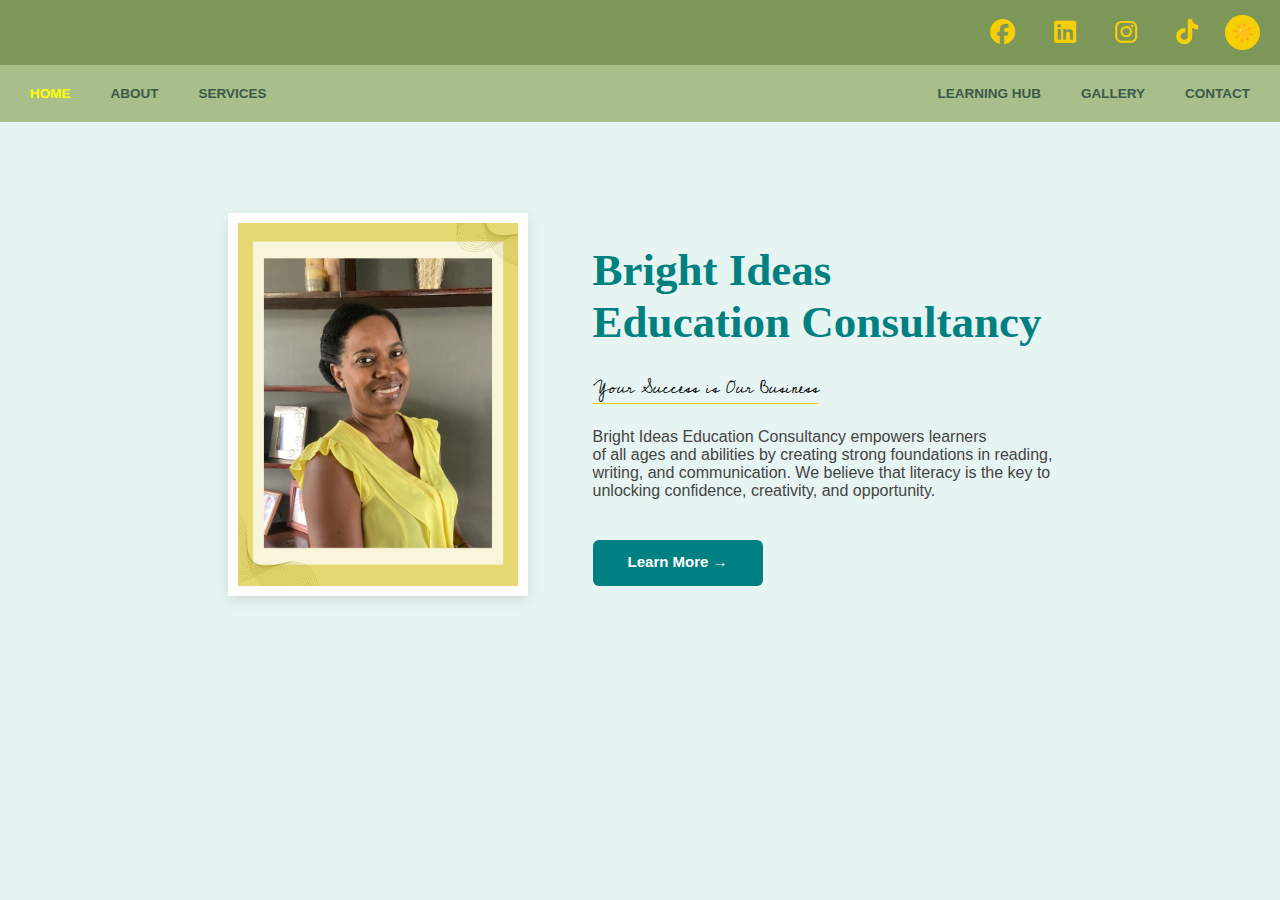
<file: index.html>
<!DOCTYPE html>
<html lang="en">
<head>
  <!-- =================== META & RESPONSIVE SETTINGS =================== -->
  <meta charset="utf-8">
  <meta name="viewport" content="width=device-width, initial-scale=1">

  <!-- Author information -->
  <meta author="name" content="Nathanaelle Cesar">

  <!-- =================== EXTERNAL RESOURCES =================== -->
  <!-- Font Awesome for social media icons -->
  <link rel="stylesheet" href="https://cdnjs.cloudflare.com/ajax/libs/font-awesome/6.4.2/css/all.min.css">

  <!-- Google Fonts -->
  <link href="https://fonts.googleapis.com/css2?family=Shadows+Into+Light&display=swap" rel="stylesheet">
  <link href="https://fonts.googleapis.com/css?family=Cedarville+Cursive" rel="stylesheet">

  <!-- Page title -->
  <title>Home - Bright Ideas Dominica</title>

  <!-- Page title photo -->
<link rel="icon" href="images/icon.png" type="image/png">

  <!-- External stylesheet -->
  <link rel="stylesheet" href="style.css">
    <link rel="stylesheet" href="preloader.css">

</head>

<body>
  <!-- =================== HEADER: SOCIAL MEDIA =================== -->
  <header>
    <!-- Social media icons (links open in new tab) -->
    <a href="https://www.facebook.com/BrightIdeasDominica/" target="_blank" class="fa-brands fa-facebook"></a>
    <a href="https://www.linkedin.com/in/brightideasdominica/?originalSubdomain=dm" target="_blank" class="fa-brands fa-linkedin"></a>
    <a href="https://www.instagram.com/brightideasdominica/" class="fa-brands fa-instagram" target="_blank" ></a>
    <a href="https://www.tiktok.com/@bright.ideas767" class="fa-brands fa-tiktok" target="_blank" ></a>

    <!-- Dark mode toggle circle -->
  <button id="darkModeToggle" class="dark-toggle" title="Toggle Dark Mode">🌙</button>
  </header>

  <!-- =================== NAVIGATION BAR =================== -->
  <div class="header">
    <!-- Left navigation: main pages -->
    <div class="nav-left">
      <a href="index.html" style="color: yellow;">HOME</a>
      <a href="aboutpage.html">ABOUT</a>
      <a href="servicespage.html">SERVICES</a>
    </div>

    <!-- Right navigation: extra pages -->
    <div class="nav-right">
      <div class="main-item"> 
        <a href="learninghub.html">LEARNING HUB</a>
      </div>      

      <a href="gallerypage.html">GALLERY</a>
      <a href="contactpage.html">CONTACT</a>
    </div>
  </div>

  <!-- =================== HERO SECTION =================== -->
  <section class="hero">
    <!-- Founder image -->
    <div class="hero-image">
      <img src="Founder of BID.png" alt="Image of Founder">
    </div>

    <!-- Hero text content -->
    <div class="hero-text">
      <!-- Animated greeting -->
      <h2>Welcome!</h2> 

      <!-- Main title -->
      <h1>Bright Ideas <br> Education Consultancy</h1>
      
      <!-- Tagline -->
      <span class="tagline">Your Success is Our Business</span>

      <!-- Introduction paragraph -->
      <p>
        Bright Ideas Education Consultancy empowers learners <br> 
        of all ages and abilities by creating strong foundations in reading, <br> 
        writing, and communication. We believe that literacy is the key to <br> 
        unlocking confidence, creativity, and opportunity.
      </p>

      <!-- Call-to-action button -->
      <button class="about-me-button" onclick="location.href='aboutpage.html'">
        Learn More &rarr;
      </button>
    </div>
  </section>



    <!-- External JS -->
    <script src="darkmode.js" defer></script>
    <script src="preloader.js" defer></script>

<!-- PRELOADER -->
<div id="preloader">
  <div class="logo">
    <div class="initials is-bouncing">B.I.E.C</div>
    <div class="fullname">Bright Ideas<br>Education Consultancy</div>
  </div>
</div>


</body>
</html>
</file>
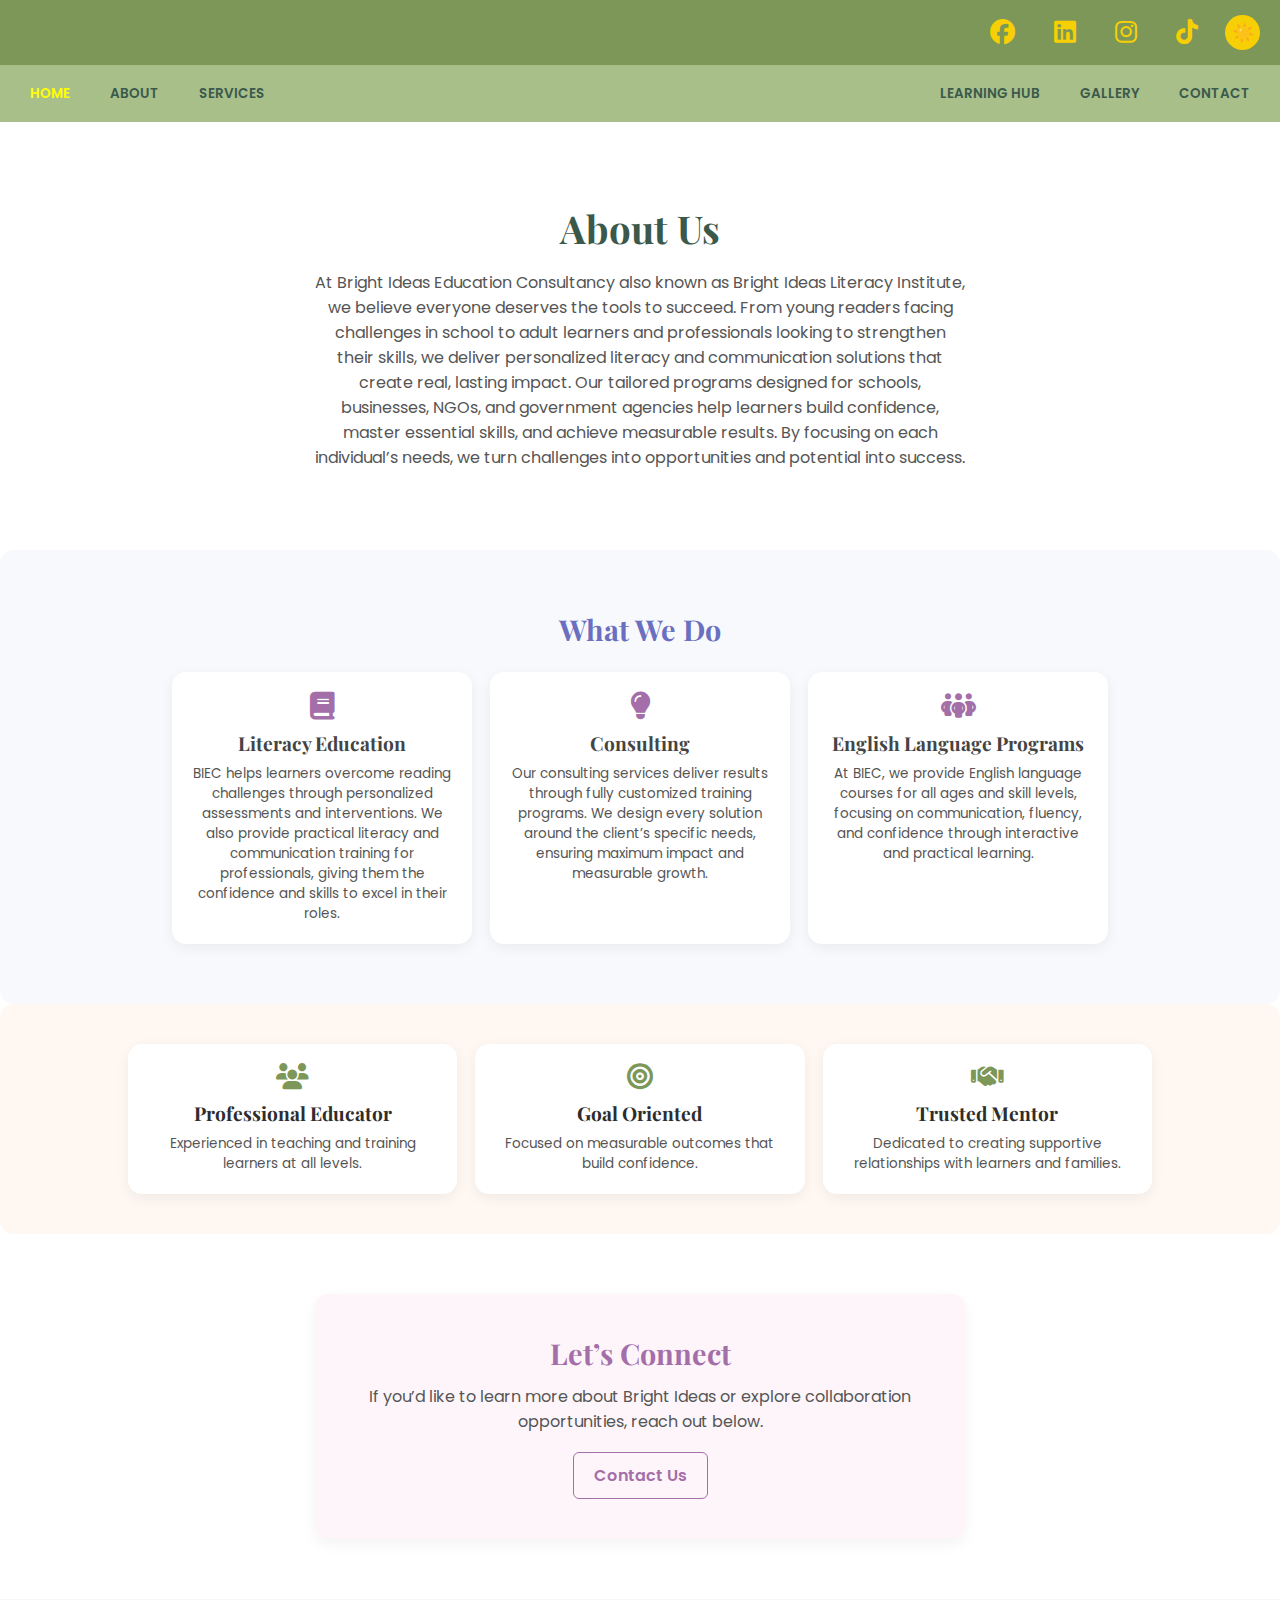
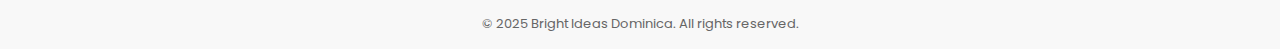
<file: aboutpage.html>
<!DOCTYPE html>
<html lang="en">
<head>
  <!-- =================== META & RESPONSIVE SETTINGS =================== -->
  <meta charset="UTF-8">
  <meta name="viewport" content="width=device-width, initial-scale=1.0">

  <!-- Page title -->
  <title>About - Bright Ideas Dominica</title>

  <!-- =================== EXTERNAL RESOURCES =================== -->
  <!-- Font Awesome for icons -->
  <link rel="stylesheet" href="https://cdnjs.cloudflare.com/ajax/libs/font-awesome/6.4.2/css/all.min.css">
  
  <!-- Google Fonts -->
  <link href="https://fonts.googleapis.com/css2?family=Playfair+Display:wght@500;700&family=Poppins:wght@400;600&display=swap" rel="stylesheet">

  <!-- External CSS -->
  <link rel="stylesheet" href="aboutpage.css">
    <link rel="stylesheet" href="preloader.css">

   <!-- Page title photo -->
<link rel="icon" href="images/icon.png" type="image/png">
</head>
<body>

  <!-- =================== HEADER: SOCIAL MEDIA =================== -->
  <header>
    <!-- Social media icons -->
   <a href="https://www.facebook.com/BrightIdeasDominica/" target="_blank" class="fa-brands fa-facebook"></a>
    <a href="https://www.linkedin.com/in/brightideasdominica/?originalSubdomain=dm" target="_blank" class="fa-brands fa-linkedin"></a>
    <a href="https://www.instagram.com/brightideasdominica/" class="fa-brands fa-instagram" target="_blank" ></a>
    <a href="https://www.tiktok.com/@bright.ideas767" class="fa-brands fa-tiktok" target="_blank" ></a>

       <!-- Dark mode toggle circle -->
  <button id="darkModeToggle" class="dark-toggle" title="Toggle Dark Mode">☀️</button>
  </header>

  <!-- =================== NAVIGATION BAR =================== -->
  <div class="header">
    <!-- Left navigation -->
    <div class="nav-left">
      <a href="index.html" style="color: yellow;">HOME</a>
      <a href="aboutpage.html">ABOUT</a>
      <a href="servicespage.html">SERVICES</a>
    </div>
    
    <!-- Right navigation -->
    <div class="nav-right">
      <div class="main-item"> 
        <a href="learninghub.html">LEARNING HUB</a>
      </div>      
      <a href="gallerypage.html">GALLERY</a>
      <a href="contactpage.html">CONTACT</a>
    </div>
  </div>

  <!-- =================== HERO SECTION =================== -->
  <section class="hero">
    <h1>About Us</h1>
    <p>
      At Bright Ideas Education Consultancy also known as Bright Ideas Literacy Institute, we believe everyone 
      deserves the tools to succeed. From young readers facing challenges in school to adult learners and
       professionals looking to strengthen their skills, 
      we deliver personalized literacy and communication solutions that create real, lasting impact. Our tailored programs designed for 
      schools, businesses, NGOs, and government agencies help learners build confidence, master essential skills, 
      and achieve measurable results. By focusing on each individual’s
      needs, we turn challenges into opportunities and potential into success.
    </p>
  </section>

  <!-- =================== WHAT WE DO SECTION =================== -->
  <section class="what-i-do">
    <h2>What We Do</h2>
    <div class="card-container">
      <!-- Card 1 -->
      <div class="card">
        <i class="fa-solid fa-book"></i>
        <h3>Literacy Education</h3>
        <p>BIEC helps learners overcome reading challenges through personalized assessments and interventions. We also provide practical 
          literacy and communication training for professionals, giving them the confidence and skills to excel in their roles.</p>
      </div>
      <!-- Card 2 -->
      <div class="card">
        <i class="fa-solid fa-lightbulb"></i>
        <h3>Consulting</h3>
        <p>Our consulting services deliver results through fully customized training programs. We design every solution
           around the client’s specific needs, ensuring maximum impact and measurable growth.</p>
      </div>
      <!-- Card 3 -->
      <div class="card">
        <i class="fa-solid fa-people-group"></i>
        <h3>English Language Programs </h3>
        <p>At BIEC, we provide English language courses for all ages and skill levels, 
          focusing on communication, fluency, and confidence through interactive and practical learning.</p>
      </div>
    </div>
  </section>

  <!-- =================== INFO HIGHLIGHTS =================== -->
  <section class="info-cards">
    <!-- Info Card 1 -->
    <div class="info-card">
      <i class="fa-solid fa-users"></i>
      <h3>Professional Educator</h3>
      <p>Experienced in teaching and training learners at all levels.</p>
    </div>
    <!-- Info Card 2 -->
    <div class="info-card">
      <i class="fa-solid fa-bullseye"></i>
      <h3>Goal Oriented</h3>
      <p>Focused on measurable outcomes that build confidence.</p>
    </div>
    <!-- Info Card 3 -->
    <div class="info-card">
      <i class="fa-solid fa-handshake"></i>
      <h3>Trusted Mentor</h3>
      <p>Dedicated to creating supportive relationships with learners and families.</p>
    </div>
  </section>

  <!-- =================== LET’S CONNECT SECTION =================== -->
  <section class="highlight-box">
    <h2>Let’s Connect</h2>
    <p>If you’d like to learn more about Bright Ideas or explore collaboration opportunities, reach out below.</p>
    <a href="contactpage.html" class="button">Contact Us</a>
  </section>


  <!-- =================== FOOTER =================== -->
  <footer>
    <p>© 2025 Bright Ideas Dominica. All rights reserved.</p>
  </footer>

  
  <div class="up">
    <a href="#main"><i class="fa-solid fa-arrow-up"></i></a>
</div>

    <!-- External JS -->
    <script src="darkmode.js" defer></script>
        <script src="preloader.js" defer></script>

<!-- PRELOADER -->
<div id="preloader">
  <div class="logo">
    <div class="initials is-bouncing">B.I.E.C</div>
    <div class="fullname">Bright Ideas<br>Education Consultancy</div>
  </div>
</div>


</body>
</html>
</file>
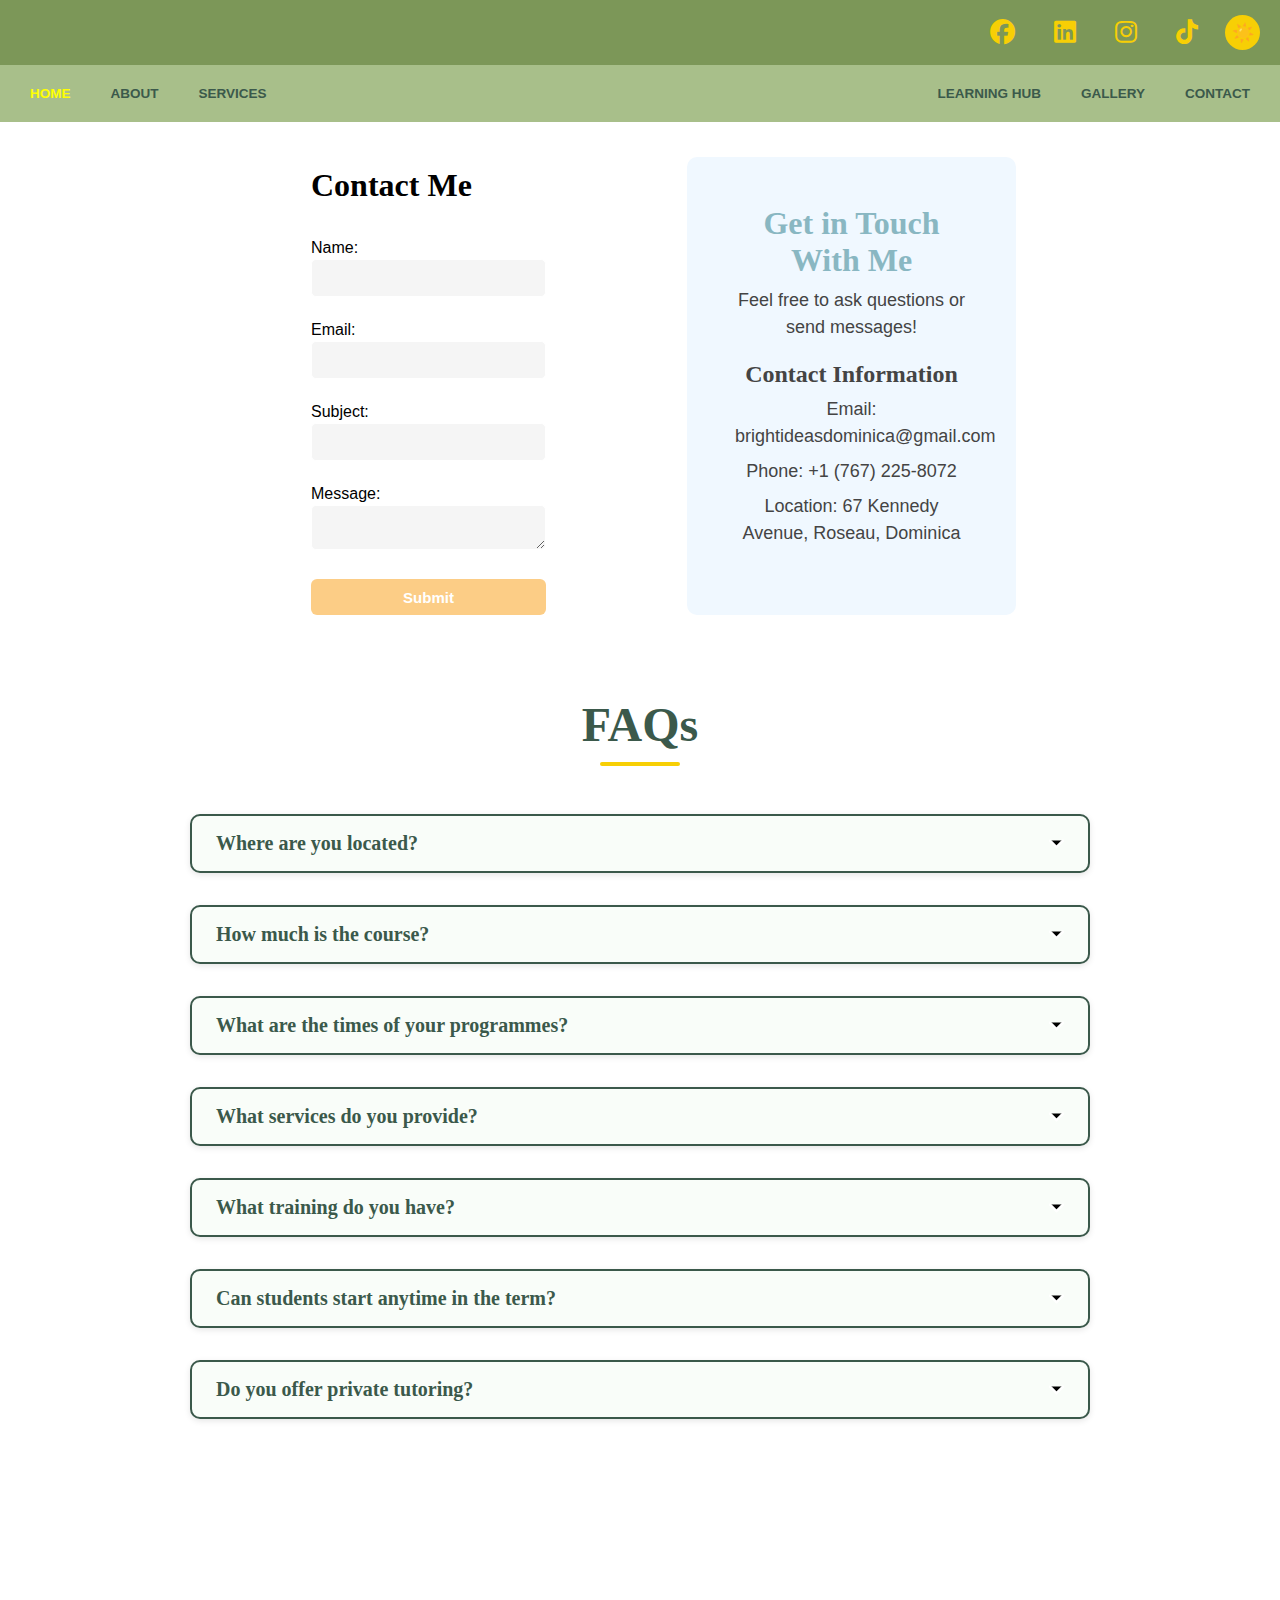
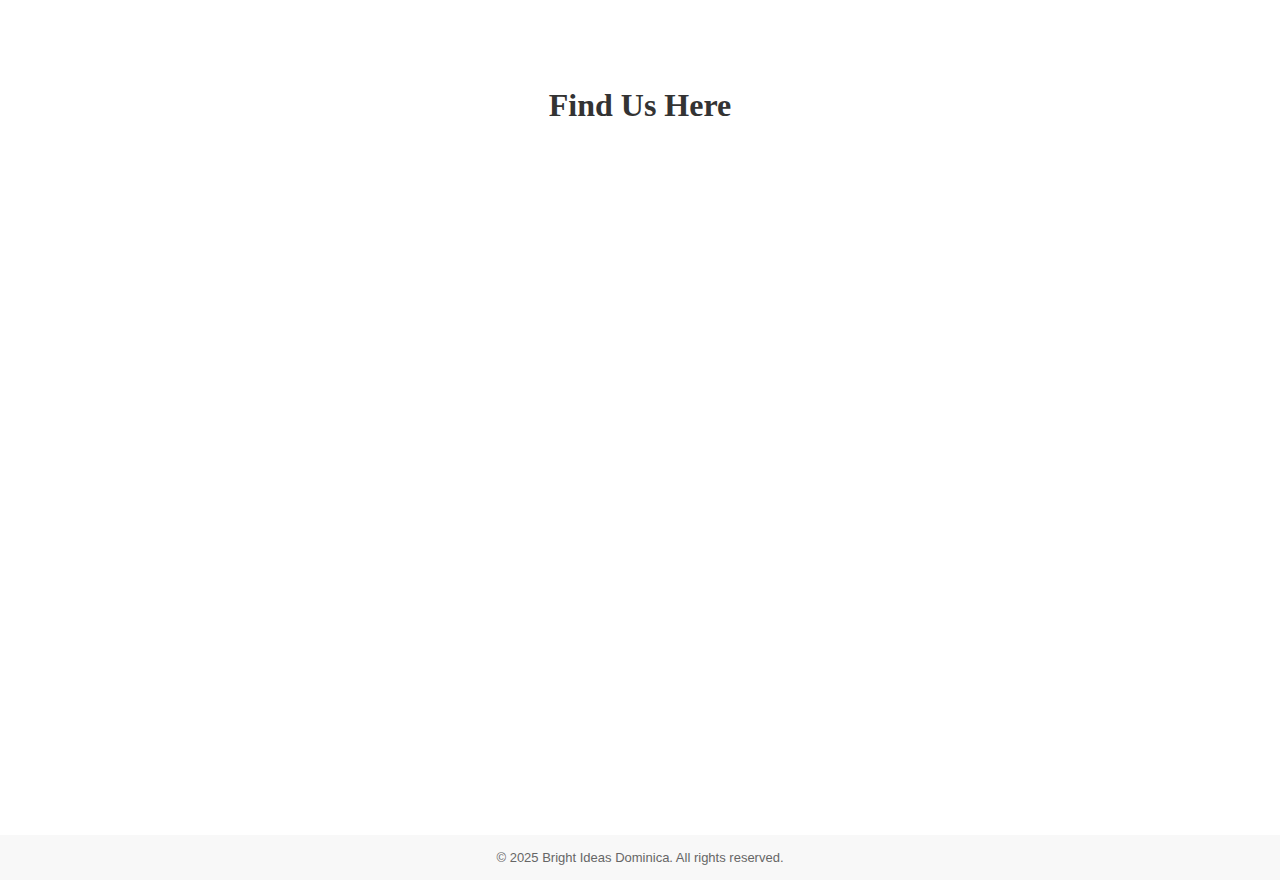
<file: contactpage.html>
<!DOCTYPE html>
<html lang="en">
<head>
  <!-- Meta information -->
  <meta charset="utf-8">
  <meta name="viewport" content="width=device-width, initial-scale=1">
  <meta author="name" content="Nathanaelle Cesar">

  <!-- Font Awesome for social media icons -->
  <link rel="stylesheet" href="https://cdnjs.cloudflare.com/ajax/libs/font-awesome/6.4.2/css/all.min.css">

  <!-- Page title -->
  <title>Contact - Bright Ideas Dominica</title>

  <!-- External CSS -->
  <link rel="stylesheet" href="contactpage.css">
  <link rel="stylesheet" href="preloader.css">

   <!-- Page title photo -->
<link rel="icon" href="icon.png" type="image/png">
</head>

<body>

  <!-- =========================
       HEADER: SOCIAL ICONS
  ======================== -->
  <header>
 <a href="https://www.facebook.com/BrightIdeasDominica/" target="_blank" class="fa-brands fa-facebook"></a>
    <a href="https://www.linkedin.com/in/brightideasdominica/?originalSubdomain=dm" target="_blank" class="fa-brands fa-linkedin"></a>
    <a href="https://www.instagram.com/brightideasdominica/" class="fa-brands fa-instagram" target="_blank" ></a>
    <a href="https://www.tiktok.com/@bright.ideas767" class="fa-brands fa-tiktok" target="_blank" ></a>

     <!-- Dark mode toggle circle -->
  <button id="darkModeToggle" class="dark-toggle" title="Toggle Dark Mode">☀️</button>
  </header>

  <!-- =========================
       NAVIGATION BAR
  ======================== -->
  <div class="header">
    <!-- Left navigation -->
    <div class="nav-left">
      <a href="index.html" style="color: yellow;">HOME</a>
      <a href="aboutpage.html">ABOUT</a>
      <a href="servicespage.html">SERVICES</a>
    </div>
    
    <!-- Right navigation -->
    <div class="nav-right">
      <div class="main-item"> 
        <a href="learninghub.html">LEARNING HUB</a>
      </div>      
      <a href="gallerypage.html">GALLERY</a>
      <a href="contactpage.html">CONTACT</a>
    </div>
  </div>

  <!-- =========================
       CONTACT FORM SECTION
  ======================== -->
  <div class="container">
    <!-- Left Column: Form -->
    <div class="left-column">
      <div class="contact">
        <h2>Contact Me</h2>
        <form id="form" action="https://formspree.io/f/xeorrjbg" method="POST">
          <label for="name">Name:</label>
          <input type="text" id="name" name="name" required>
          <span class="error-message" id="name-error"></span>

          <label for="email">Email:</label>
          <input type="email" id="email" name="email" required>
          <span class="error-message" id="email-error"></span>

          <label for="subject">Subject:</label>
          <input type="text" id="subject" name="subject" required>
          <span class="error-message" id="subject-error"></span>

          <label for="message">Message:</label>
          <textarea id="message" name="message" required></textarea>
          <span class="error-message" id="message-error"></span>

          <button type="submit" class="send-button">Submit</button>
        </form>                    
      </div>
    </div>

    <!-- Right Column: Contact Information -->
    <div class="right-column">
      <div class="content">
        <h1>Get in Touch With Me</h1>
        <p>Feel free to ask questions or send messages!</p>
        <h2>Contact Information</h2>
        <p>Email: brightideasdominica@gmail.com</p>
        <p>Phone: +1 (767) 225-8072</p>
        <p>Location: 67 Kennedy Avenue, Roseau, Dominica</p>
      </div>
    </div>
  </div>

  <!-- Error display -->
  <div id="error" style="color: red;" aria-live="polite"></div>



  <!-- =========================
       FAQ SECTION
  ======================== -->
  <section>
    <h2 class="title">FAQs</h2>

    <div class="faq">
      <div class="question">
        <h3>Where are you located?</h3>
        <svg width="15" height="10" viewBox="0 0 42 25"> 
          <path d="M3 3L21 21L39 3" stroke="white" stroke-width="7" stroke-linecap="round"/> 
        </svg>
      </div>    
      <div class="answer">
        <p>67 Kennedy Ave, Roseau, Dominica</p>
      </div>
    </div>

    <div class="faq">
      <div class="question">
        <h3>How much is the course?</h3>
        <svg width="15" height="10" viewBox="0 0 42 25"> 
          <path d="M3 3L21 21L39 3" stroke="white" stroke-width="7" stroke-linecap="round"/> 
        </svg>
      </div>    
      <div class="answer">
        <p>Student programmed cost EC$150.00</p>
      </div>
    </div>

    <div class="faq">
      <div class="question">
        <h3>What are the times of your programmes?</h3>
        <svg width="15" height="10" viewBox="0 0 42 25"> 
          <path d="M3 3L21 21L39 3" stroke="white" stroke-width="7" stroke-linecap="round"/> 
        </svg>
      </div>    
      <div class="answer">
        <p>
          <b>Special  Needs:</b><br> Mon-Fri 8:00 am -1:00 pm <br>
         <b>(1) Literacy Programme:</b>  <br>
          Mon- Fri 2:00-4:00 pm <br>
          <b>(2) Literacy Programme: </b> <br>
           Mon- Fri 4:00-6:00 pm <br>
          <b>English Learning for Adults:</b><br>
          Saturdays-10:00am -12:00 pm 
        </p>
      </div>
    </div>

    <div class="faq">
      <div class="question">
        <h3>What services do you provide? </h3>
        <svg width="15" height="10" viewBox="0 0 42 25"> 
          <path d="M3 3L21 21L39 3" stroke="white" stroke-width="7" stroke-linecap="round"/> 
        </svg>
      </div>    
      <div class="answer">
        <p>
          1.	Literacy programmes for school age students <br>
          2.	English classes for English Learners (children and adults) <br>
          3.	Literacy consultancy for educational institutions  <br>
          4.	Full-day programme for special needs students unable to attend high school
        </p>
      </div>
    </div>

    <div class="faq">
      <div class="question">
        <h3> What training do you have? </h3>
        <svg width="15" height="10" viewBox="0 0 42 25"> 
          <path d="M3 3L21 21L39 3" stroke="white" stroke-width="7" stroke-linecap="round"/> 
        </svg>
      </div>    
      <div class="answer">
        <p>I hold a Master of Education in Reading.</p>
      </div>
    </div>

    <div class="faq">
      <div class="question">
        <h3> Can students start anytime in the term? </h3>
        <svg width="15" height="10" viewBox="0 0 42 25"> 
          <path d="M3 3L21 21L39 3" stroke="white" stroke-width="7" stroke-linecap="round"/> 
        </svg>
      </div>    
      <div class="answer">
        <p>Yes. Since students are assessed and monitored individually, they can start at anytime. </p>
      </div>
    </div>

    <div class="faq">
      <div class="question">
        <h3> Do you offer private tutoring? </h3>
        <svg width="15" height="10" viewBox="0 0 42 25"> 
          <path d="M3 3L21 21L39 3" stroke="white" stroke-width="7" stroke-linecap="round"/> 
        </svg>
      </div>    
      <div class="answer">
        <p>Not during the regular programme time. However, students have 
          individual targets and are monitored and taught based on their individual needs. </p>
      </div>
    </div>
  </section>

  <!-- =========================
       GOOGLE MAP
  ======================== -->
  <div class="container-map">
    <h1>Find Us Here</h1>
    <iframe 
      src="https://www.google.com/maps/embed?pb=!1m18!1m12!1m3!1d3848.3975187032993!2d-61.3889950258534!3d15.30061715955741!2m3!1f0!2f0!3f0!3m2!1i1024!2i768!4f13.1!3m3!1m2!1s0x8c14d597413b7b47%3A0x583e8834f7fc8be1!2s67%20Kennedy%20Ave%2C%20Roseau!5e0!3m2!1sen!2sdm!4v1758005289612!5m2!1sen!2sdm" 
      width="600" 
      height="450" 
      style="border:0;" 
      allowfullscreen="" 
      loading="lazy" 
      referrerpolicy="no-referrer-when-downgrade">
    </iframe>
  </div>

  <!-- =================== FOOTER =================== -->
  <footer>
    <p>© 2025 Bright Ideas Dominica. All rights reserved.</p>
  </footer>

  
  <div class="up">
    <a href="#main"><i class="fa-solid fa-arrow-up"></i></a>
</div>

  <!-- External JS -->
  <script src="darkmode.js" defer></script>
  <script src="script.js" defer></script>
  <script src="preloader.js" defer></script>

<!-- PRELOADER -->
<div id="preloader">
  <div class="logo">
    <div class="initials is-bouncing">B.I.E.C</div>
    <div class="fullname">Bright Ideas<br>Education Consultancy</div>
  </div>
</div>


</body>
</html>
</file>
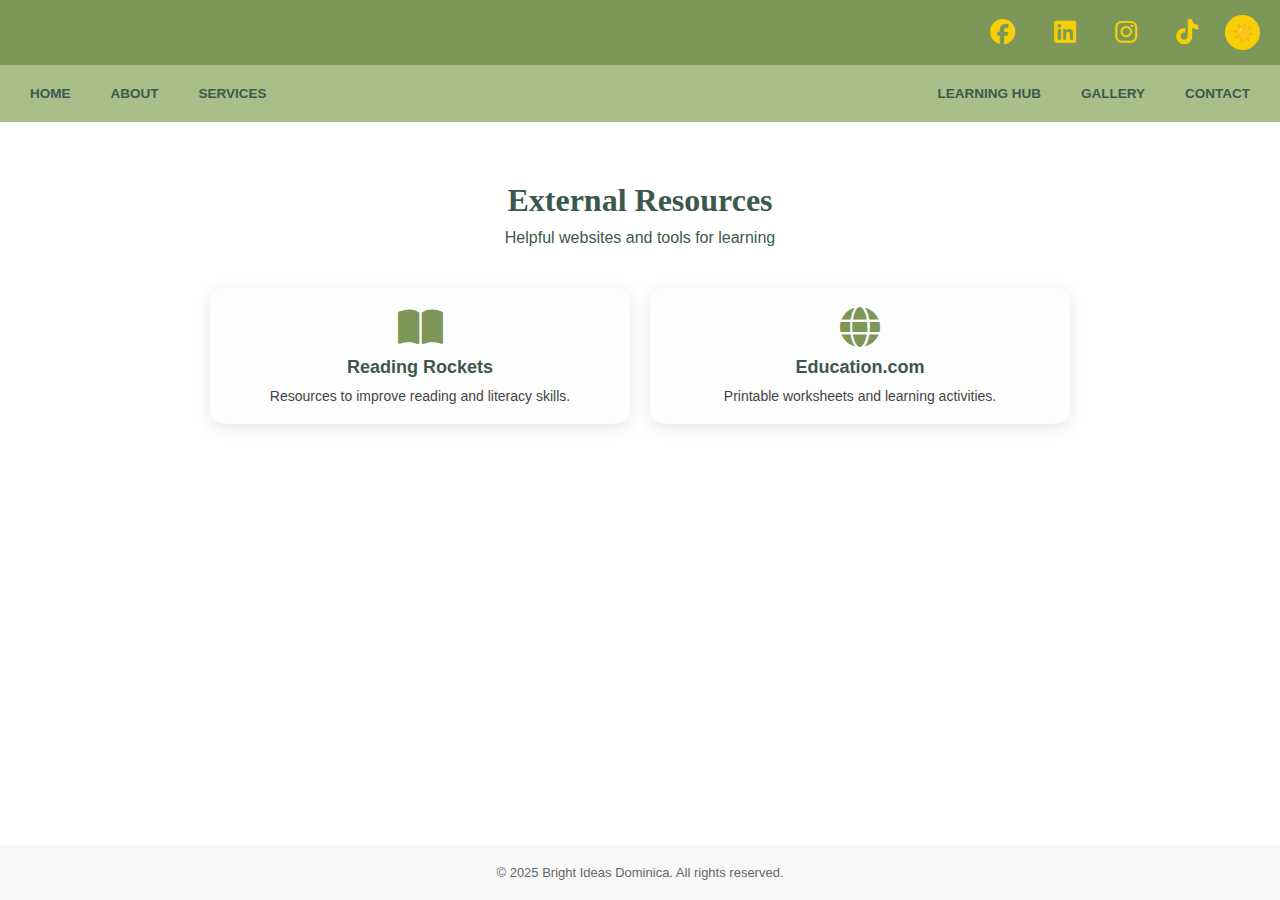
<file: external.html>
<!DOCTYPE html>
<html lang="en">
<head>
  <meta charset="utf-8">
  <meta name="viewport" content="width=device-width, initial-scale=1">
  <title>External Sources - Learning Hub</title>

  <link rel="stylesheet" href="learninghub.css">
  <link rel="stylesheet" href="https://cdnjs.cloudflare.com/ajax/libs/font-awesome/6.4.2/css/all.min.css">
  <link rel="icon" href="images/icon.png" type="image/png">

  <style>
    /* Heading styles */
    h1 {
      font-family: 'Playfair Display', serif;
      margin-top: 60px;
      color: #3b594b;
      text-align: center;
      margin-bottom: 10px;
    }

    h1 + p {
      text-align: center;
      margin-bottom: 40px;
      font-size: 16px;
      color: #3b594b;
    }

    /* External cards grid */
    .external-links {
      display: grid;
      grid-template-columns: repeat(auto-fit, minmax(250px, 1fr));
      gap: 20px;
      max-width: 900px;
      margin: 0 auto 60px auto;
      padding: 0 20px;
    }

    /* Individual card */
    .external-card {
      background: #fdfdfd;
      border-radius: 15px;
      padding: 20px;
      text-align: center;
      box-shadow: 0 4px 15px rgba(0,0,0,0.1);
      transition: transform 0.3s ease, background 0.3s ease, box-shadow 0.3s ease;
      cursor: pointer;
      text-decoration: none; /* remove underline */
      color: inherit; /* keep text color consistent */
    }

    .external-card i {
      font-size: 40px;
      color: #7c9758;
      margin-bottom: 10px;
      transition: color 0.3s ease;
    }

    .external-card h3 {
      margin-bottom: 10px;
      color: #3b594b;
      font-size: 18px;
    }

    .external-card p {
      color: #444;
      font-size: 14px;
    }

    .external-card:hover {
      transform: translateY(-5px) scale(1.03);
      background: #fdf6d9;
      box-shadow: 0 6px 20px rgba(0,0,0,0.2);
    }

    .external-card:hover i {
      color: #f0c933;
    }

    /* Dark mode */
    body.dark-mode .external-card {
      background: #1f1f1f;
      color: #ddd;
      box-shadow: 0 4px 15px rgba(0,0,0,0.4);
    }

    body.dark-mode .external-card:hover {
      background: #333;
      box-shadow: 0 6px 20px rgba(0,0,0,0.6);
    }

    body.dark-mode .external-card i {
      color: #f0c933;
    }

     body.dark-mode .external-card p {
      color: whitesmoke;
    }

    /* Footer */
    footer {
      text-align: center;
      padding: 20px;
      background: #f8f8f8;
      font-size: 13px;
      color: #666;
      margin-top: auto;
    }

    /* Page layout */
    body {
      display: flex;
      flex-direction: column;
      min-height: 100vh;
    }
  </style>
</head>
<body>

  <!-- HEADER -->
  <header>
  <a href="https://www.facebook.com/BrightIdeasDominica/" target="_blank" class="fa-brands fa-facebook"></a>
    <a href="https://www.linkedin.com/in/brightideasdominica/?originalSubdomain=dm" target="_blank" class="fa-brands fa-linkedin"></a>
    <a href="https://www.instagram.com/brightideasdominica/" class="fa-brands fa-instagram" target="_blank" ></a>
    <a href="https://www.tiktok.com/@bright.ideas767" class="fa-brands fa-tiktok" target="_blank" ></a>

    <button id="darkModeToggle" class="dark-toggle" title="Toggle Dark Mode">☀️</button>
  </header>

  <!-- NAVIGATION -->
  <div class="header">
    <div class="nav-left">
      <a href="index.html">HOME</a>
      <a href="aboutpage.html">ABOUT</a>
      <a href="servicespage.html">SERVICES</a>
    </div>
    <div class="nav-right">
      <a href="learninghub.html">LEARNING HUB</a>
      <a href="gallerypage.html">GALLERY</a>
      <a href="contactpage.html">CONTACT</a>
    </div>
  </div>

  <!-- EXTERNAL SOURCES SECTION -->
  <section class="content-section">
    <h1>External Resources</h1>
    <p>Helpful websites and tools for learning</p>

    <div class="external-links">
      <a href="https://www.readingrockets.org" target="_blank" class="external-card">
        <i class="fa-solid fa-book-open"></i>
        <h3>Reading Rockets</h3>
        <p>Resources to improve reading and literacy skills.</p>
      </a>

      <a href="https://www.education.com" target="_blank" class="external-card">
        <i class="fa-solid fa-globe"></i>
        <h3>Education.com</h3>
        <p>Printable worksheets and learning activities.</p>
      </a>
    </div>
  </section>

  <!-- FOOTER -->
  <footer>
    <p>© 2025 Bright Ideas Dominica. All rights reserved.</p>
  </footer>
  <script src="darkmode.js" defer></script>

</body>
</html>
</file>
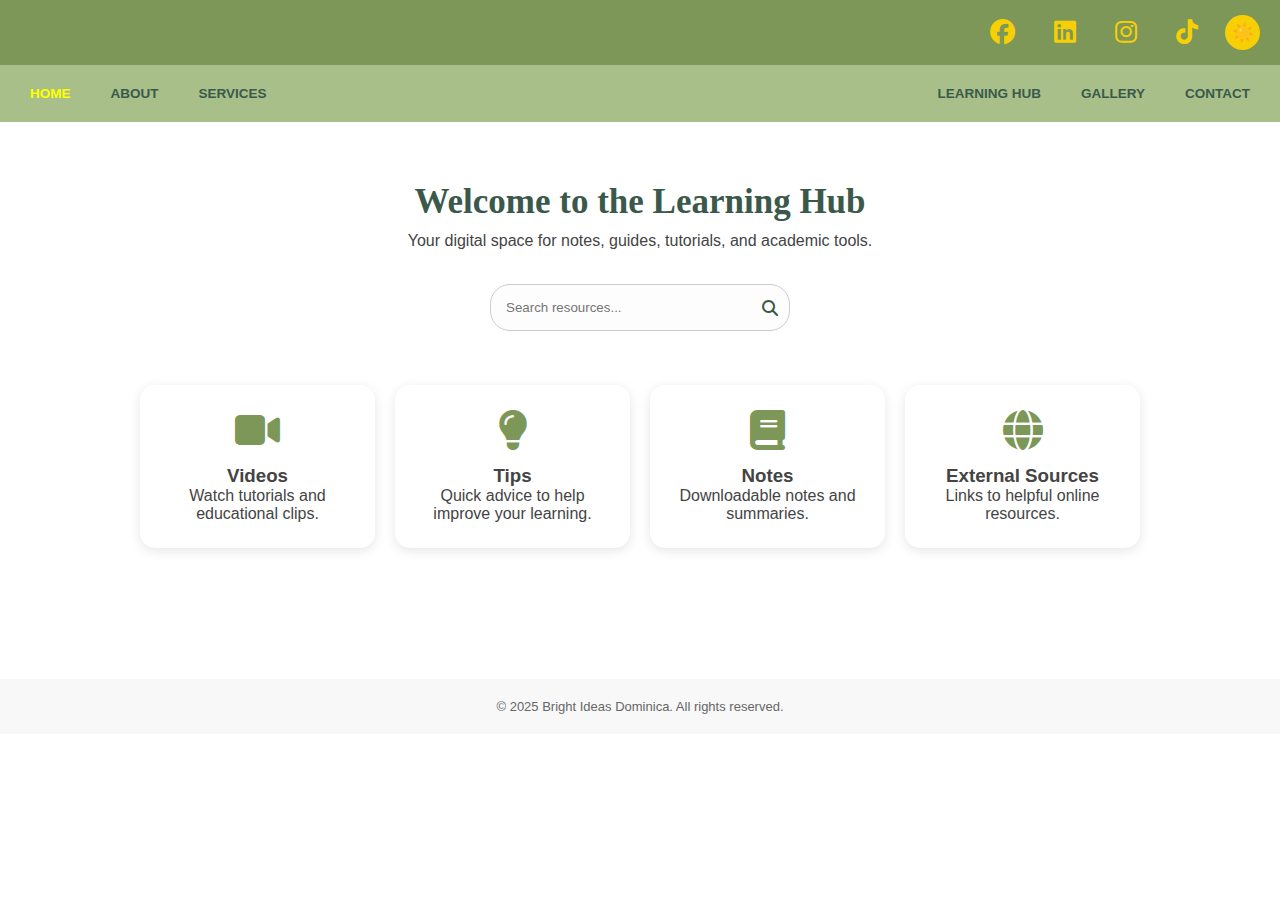
<file: learninghub.html>
<!DOCTYPE html>
<html lang="en">
<head>
  <meta charset="utf-8" />
  <meta name="viewport" content="width=device-width, initial-scale=1" />
  <title>Learning Hub - Bright Ideas Dominica</title>

  <link rel="stylesheet" href="learninghub.css" />
  <link rel="stylesheet" href="preloader.css"/>
  <link rel="stylesheet" href="https://cdnjs.cloudflare.com/ajax/libs/font-awesome/6.4.2/css/all.min.css">

  <link rel="icon" href="images/icon.png" type="image/png">

</head>

<body>

  <!-- HEADER SOCIALS -->
  <header>
    <a href="https://www.facebook.com/BrightIdeasDominica/" target="_blank" class="fa-brands fa-facebook"></a>
    <a href="https://www.linkedin.com/in/brightideasdominica/?originalSubdomain=dm" target="_blank" class="fa-brands fa-linkedin"></a>
    <a href="https://www.instagram.com/brightideasdominica/" class="fa-brands fa-instagram" target="_blank"></a>
    <a href="https://www.tiktok.com/@bright.ideas767" class="fa-brands fa-tiktok" target="_blank"></a>

    <!-- Dark Mode Toggle -->
    <button id="darkModeToggle" class="dark-toggle" title="Toggle Dark Mode">☀️</button>
  </header>


  <!-- =================== NAVIGATION BAR =================== -->
  <div class="header">
    <div class="nav-left">
      <a href="index.html" style="color: yellow;">HOME</a>
      <a href="aboutpage.html">ABOUT</a>
      <a href="servicespage.html">SERVICES</a>
    </div>
    
    <div class="nav-right">
      <div class="main-item"> 
        <a href="learninghub.html">LEARNING HUB</a>
      </div>      
      <a href="gallerypage.html">GALLERY</a>
      <a href="contactpage.html">CONTACT</a>
    </div>
  </div>

  <!-- HERO -->
  <section class="learning-hero">
    <h1>Welcome to the Learning Hub</h1>
    <p>Your digital space for notes, guides, tutorials, and academic tools.</p>

    <!-- SEARCH BAR -->
    <div class="search-box">
        <input type="text" id="searchInput" placeholder="Search resources...">
        <i class="fa-solid fa-magnifying-glass"></i>
    </div>
  </section>

  <!-- CATEGORIES GRID -->
 <section class="categories">

  <a href="video.html" class="card-link" >
    <div class="category-card" data-category="videos">
      <i class="fa-solid fa-video icon"></i>  
      <h3>Videos</h3>
      <p>Watch tutorials and educational clips.</p>
    </div>
  </a>

  <a href="tips.html" class="card-link">
    <div class="category-card" data-category="tips">
      <i class="fa-solid fa-lightbulb icon"></i>
      <h3>Tips</h3>
      <p>Quick advice to help improve your learning.</p>
    </div>
  </a>

  <a href="notes.html" class="card-link">
    <div class="category-card" data-category="notes">
      <i class="fa-solid fa-book icon"></i>
      <h3>Notes</h3>
      <p>Downloadable notes and summaries.</p>
    </div>
  </a>

  <a href="external.html" class="card-link">
    <div class="category-card" data-category="external">
      <i class="fa-solid fa-globe icon"></i>
      <h3>External Sources</h3>
      <p>Links to helpful online resources.</p>
    </div>
  </a>

</section>


  <!-- =================== FOOTER =================== -->
  <footer>
    <p>© 2025 Bright Ideas Dominica. All rights reserved.</p>
  </footer>

  <script src="learninghub.js" defer></script>
  <script src="darkmode.js" defer></script>
  <script src="preloader.js" defer></script>

<!-- PRELOADER -->
<div id="preloader">
  <div class="logo">
    <div class="initials is-bouncing">B.I.E.C</div>
    <div class="fullname">Bright Ideas<br>Education Consultancy</div>
  </div>
</div>

</body>
</html>
</file>
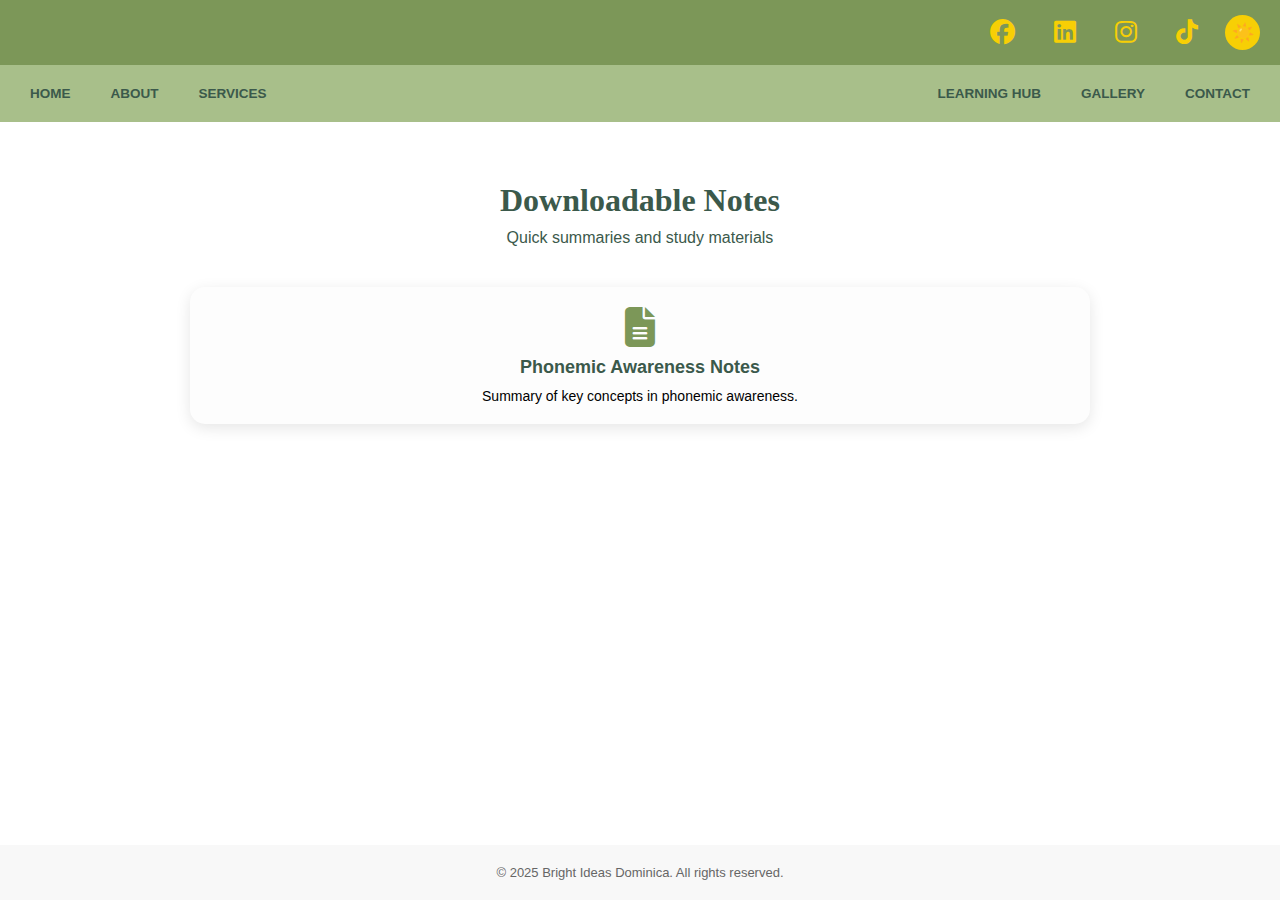
<file: notes.html>
<!DOCTYPE html>
<html lang="en">
<head>
  <meta charset="utf-8">
  <meta name="viewport" content="width=device-width, initial-scale=1">
  <title>Notes - Learning Hub</title>

  <link rel="stylesheet" href="learninghub.css">
    <link rel="stylesheet" href="preloader.css">
  <link rel="stylesheet" href="https://cdnjs.cloudflare.com/ajax/libs/font-awesome/6.4.2/css/all.min.css">
  <link rel="icon" href="images/icon.png" type="image/png">

  <style>
    h1 {
      font-family: 'Playfair Display', serif;
      margin-top: 60px;
      color: #3b594b;
      text-align: center;
      margin-bottom: 10px;
    }

    h1 + p {
      text-align: center;
      margin-bottom: 40px;
      font-size: 16px;
      color: #3b594b;
    }

    .notes-cards {
      display: grid;
      grid-template-columns: repeat(auto-fit, minmax(250px, 1fr));
      gap: 20px;
      max-width: 900px;
      margin: 0 auto 60px auto;
    }

    .note-card {
      background: #fdfdfd;
      border-radius: 15px;
      padding: 20px;
      text-align: center;
      box-shadow: 0 4px 15px rgba(0,0,0,0.1);
      transition: transform 0.3s ease, background 0.3s ease, box-shadow 0.3s ease;
      cursor: pointer;
      text-decoration: none;
      color: inherit;
    }

    .note-card i {
      font-size: 40px;
      color: #7c9758;
      margin-bottom: 10px;
      transition: color 0.3s ease;
    }

    .note-card h3 {
      margin-bottom: 10px;
      color: #3b594b;
      font-size: 18px;
    }

    .note-card p {
      color: black;
      font-size: 14px;
    }

    .note-card:hover {
      transform: translateY(-5px) scale(1.03);
      background: #fdf6d9;
      box-shadow: 0 6px 20px rgba(0,0,0,0.2);
    }

    .note-card:hover i {
      color: #f0c933;
    }

    body.dark-mode .note-card {
      background: #1f1f1f;
      color: #ddd;
      box-shadow: 0 4px 15px rgba(0,0,0,0.4);
    }

    body.dark-mode .note-card:hover {
      background: #333;
      box-shadow: 0 6px 20px rgba(0,0,0,0.6);
    }

    body.dark-mode .note-card i {
      color: #f0c933;
    }

     body.dark-mode .note-card p {
      color: whitesmoke;
    }

    footer {
      text-align: center;
      padding: 20px;
      background: #f8f8f8;
      font-size: 13px;
      color: #666;
      margin-top: auto;
    }

    body {
      display: flex;
      flex-direction: column;
      min-height: 100vh;
    }
  </style>
</head>
<body>

  <!-- HEADER -->
  <header>
   <a href="https://www.facebook.com/BrightIdeasDominica/" target="_blank" class="fa-brands fa-facebook"></a>
    <a href="https://www.linkedin.com/in/brightideasdominica/?originalSubdomain=dm" target="_blank" class="fa-brands fa-linkedin"></a>
    <a href="https://www.instagram.com/brightideasdominica/" class="fa-brands fa-instagram" target="_blank" ></a>
    <a href="https://www.tiktok.com/@bright.ideas767" class="fa-brands fa-tiktok" target="_blank" ></a>

    <button id="darkModeToggle" class="dark-toggle" title="Toggle Dark Mode">☀️</button>
  </header>

  <!-- NAVIGATION -->
  <div class="header">
    <div class="nav-left">
      <a href="index.html">HOME</a>
      <a href="aboutpage.html">ABOUT</a>
      <a href="servicespage.html">SERVICES</a>
    </div>
    <div class="nav-right">
      <a href="learninghub.html">LEARNING HUB</a>
      <a href="gallerypage.html">GALLERY</a>
      <a href="contactpage.html">CONTACT</a>
    </div>
  </div>

  <!-- NOTES SECTION -->
  <section class="content-section">
    <h1>Downloadable Notes</h1>
    <p>Quick summaries and study materials</p>

    <div class="notes-cards">
      <a href="notes1.pdf" target="_blank" class="note-card">
        <i class="fa-solid fa-file-lines"></i>
        <h3>Phonemic Awareness Notes</h3>
        <p>Summary of key concepts in phonemic awareness.</p>
      </a>
    </div>
  </section>

  <!-- FOOTER -->
  <footer>
    <p>© 2025 Bright Ideas Dominica. All rights reserved.</p>
  </footer>

<script src="darkmode.js" defer></script>
<script src="preloader.js" defer></script>

<!-- PRELOADER -->
<div id="preloader">
  <div class="logo">
    <div class="initials is-bouncing">B.I.E.C</div>
    <div class="fullname">Bright Ideas<br>Education Consultancy</div>
  </div>
</div>


</body>
</html>
</file>
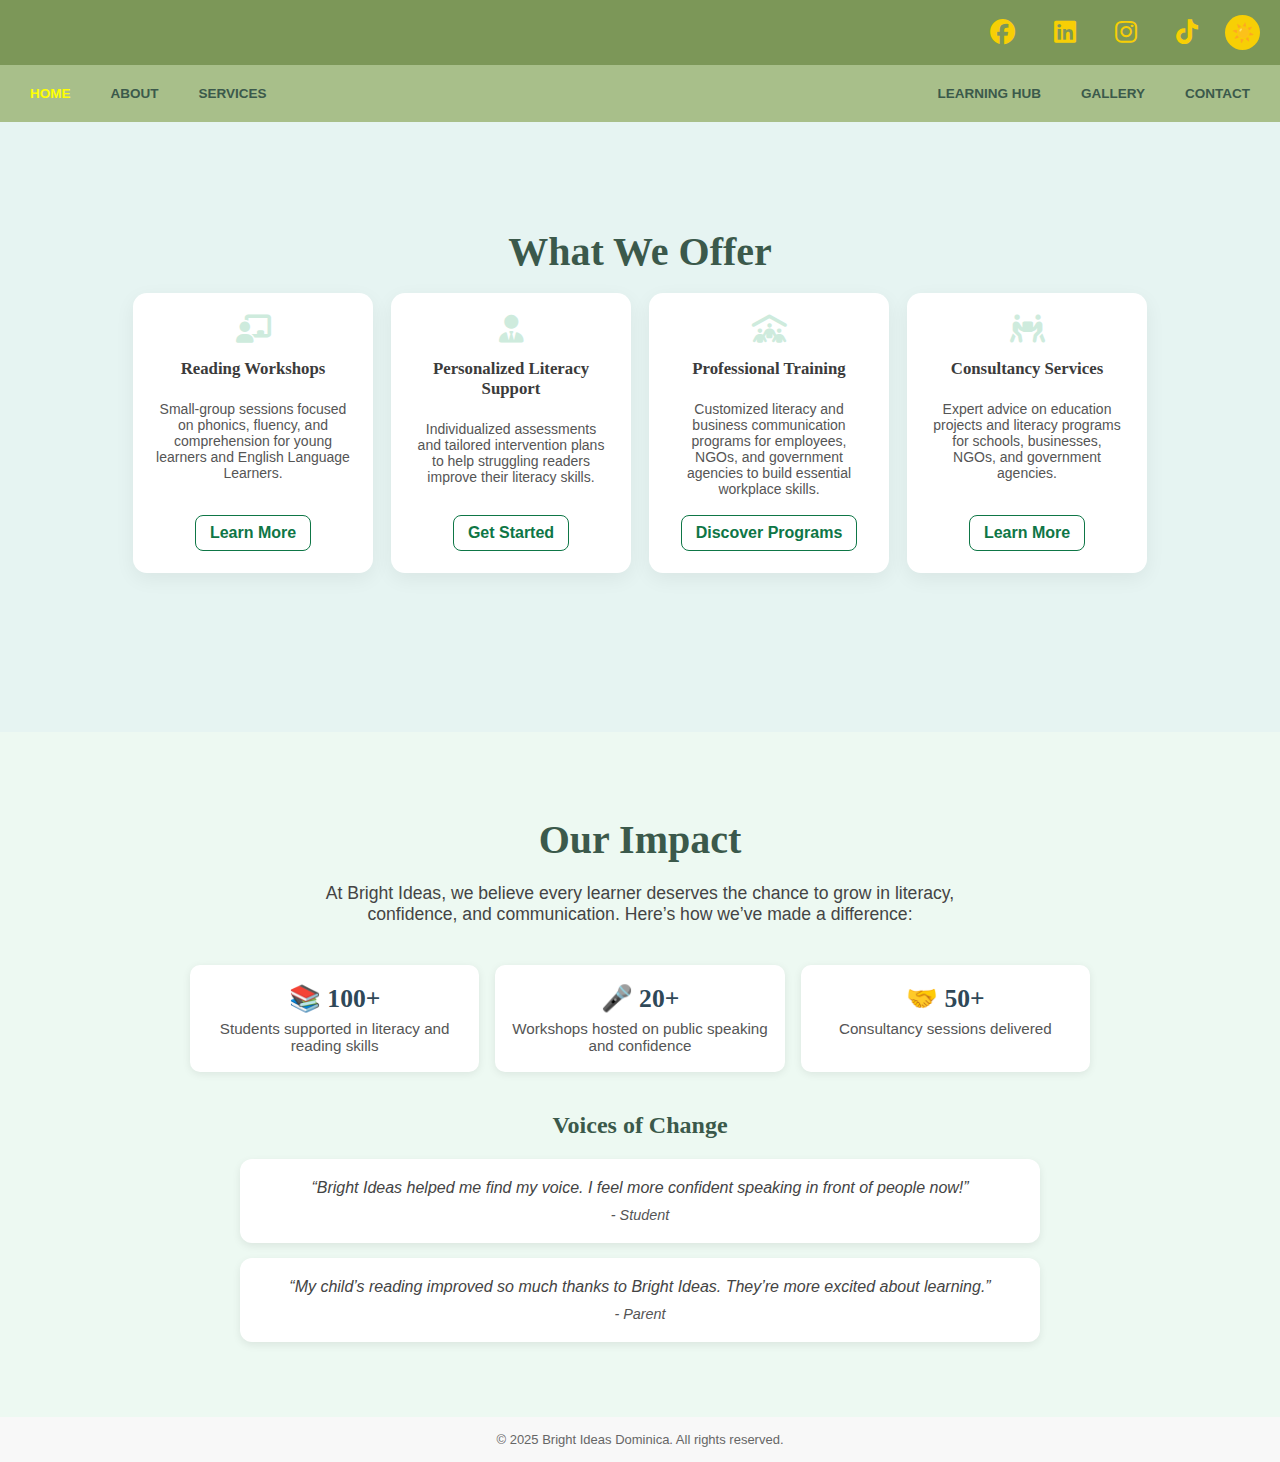
<file: servicespage.html>
<!DOCTYPE html>
<html lang="en">
<head>
  <!-- Meta information for character encoding and responsive design -->
  <meta charset="utf-8">
  <meta name="viewport" content="width=device-width, initial-scale=1">
  <meta author="name" content="Nathanaelle Cesar">
  
  <!-- Font Awesome for icons -->
  <link rel="stylesheet" href="https://cdnjs.cloudflare.com/ajax/libs/font-awesome/6.4.2/css/all.min.css">
  
  <!-- Page Title -->
  <title>Services - Bright Ideas Dominica</title>
  
  <!-- External CSS -->
  <link rel="stylesheet" href="servicespage.css">
  <link rel="stylesheet" href="preloader.css">

   <!-- Page title photo -->
<link rel="icon" href="images/icon.png" type="image/png">
</head>

<body>
  <!-- Header: Social Media -->
  <header>
   <a href="https://www.facebook.com/BrightIdeasDominica/" target="_blank" class="fa-brands fa-facebook"></a>
    <a href="https://www.linkedin.com/in/brightideasdominica/?originalSubdomain=dm" target="_blank" class="fa-brands fa-linkedin"></a>
    <a href="https://www.instagram.com/brightideasdominica/" class="fa-brands fa-instagram" target="_blank" ></a>
    <a href="https://www.tiktok.com/@bright.ideas767" class="fa-brands fa-tiktok" target="_blank" ></a>

       <!-- Dark mode toggle circle -->
  <button id="darkModeToggle" class="dark-toggle" title="Toggle Dark Mode">☀️</button>
  </header>

  <!-- Navigation Bar -->
  <div class="header">
    <div class="nav-left">
      <a href="index.html" style="color: yellow;">HOME</a>
      <a href="aboutpage.html">ABOUT</a>
      <a href="servicespage.html">SERVICES</a>
    </div>

    <div class="nav-right">
      <div class="main-item"> 
        <a href="learninghub.html">LEARNING HUB</a>
      </div>      
      <a href="gallerypage.html">GALLERY</a>
      <a href="contactpage.html">CONTACT</a>
    </div>
  </div>

  <!-- Services Section -->
     <section class="what-i-do">
      <h2>What We Offer</h2>
    
      <div class="card-container">
    
        <article class="card">
          <i class="fa-solid fa-chalkboard-user"></i>
          <h3>Reading Workshops</h3>
          <p>Small-group sessions focused on phonics, fluency, and comprehension for young learners and English Language Learners.</p>
          <a class="button" href="contactpage.html">Learn More</a>
        </article>
    
        <article class="card">
          <i class="fa-solid fa-user-tie"></i>
          <h3>Personalized Literacy Support</h3>
          <p>Individualized assessments and tailored intervention plans to help struggling readers improve their literacy skills.</p>
          <a class="button" href="contactpage.html">Get Started</a>
        </article>
    
        <article class="card">
          <i class="fa-solid fa-people-roof"></i>
          <h3>Professional Training</h3>
          <p>Customized literacy and business communication programs for employees, NGOs, and government agencies to build essential workplace skills.</p>
          <a class="button" href="contactpage.html">Discover Programs</a>
        </article>
    
        <article class="card">
          <i class="fa-solid fa-people-carry-box"></i>
          <h3>Consultancy Services</h3>
          <p>Expert advice on education projects and literacy programs for schools, businesses, NGOs, and government agencies.</p>
          <a class="button" href="contactpage.html">Learn More</a>
        </article>
    
      </div>
    </section>
    
  

  <!-- Impact Page -->
<section id="impact">
  <h2 class="section-title">Our Impact</h2>
  <p class="impact-intro">
    At Bright Ideas, we believe every learner deserves the chance to grow in
    literacy, confidence, and communication. Here’s how we’ve made a difference:
  </p>

  <div class="impact-stats">
    <div class="stat-card">
      <h3>📚 100+</h3>
      <p>Students supported in literacy and reading skills</p>
    </div>
    <div class="stat-card">
      <h3>🎤 20+</h3>
      <p>Workshops hosted on public speaking and confidence</p>
    </div>
    <div class="stat-card">
      <h3>🤝 50+</h3>
      <p>Consultancy sessions delivered</p>
    </div>
  </div>

  <div class="testimonials">
    <h3>Voices of Change</h3>
    <div class="testimonial-card">
      <p>“Bright Ideas helped me find my voice. I feel more confident speaking in front of people now!”</p>
      <span>- Student</span>
    </div>
    <div class="testimonial-card">
      <p>“My child’s reading improved so much thanks to Bright Ideas. They’re more excited about learning.”</p>
      <span>- Parent</span>
    </div>
  </div>
</section>

  <!-- =================== FOOTER =================== -->
  <footer>
    <p>© 2025 Bright Ideas Dominica. All rights reserved.</p>
  </footer>

  <div class="up">
    <a href="#main"><i class="fa-solid fa-arrow-up"></i></a>
</div>

     <!-- External JS -->
     <script src="darkmode.js" defer></script>
     <script src="preloader.js" defer></script>

<!-- PRELOADER -->
<div id="preloader">
  <div class="logo">
    <div class="initials is-bouncing">B.I.E.C</div>
    <div class="fullname">Bright Ideas<br>Education Consultancy</div>
  </div>
</div>


</body>
</html>
</file>
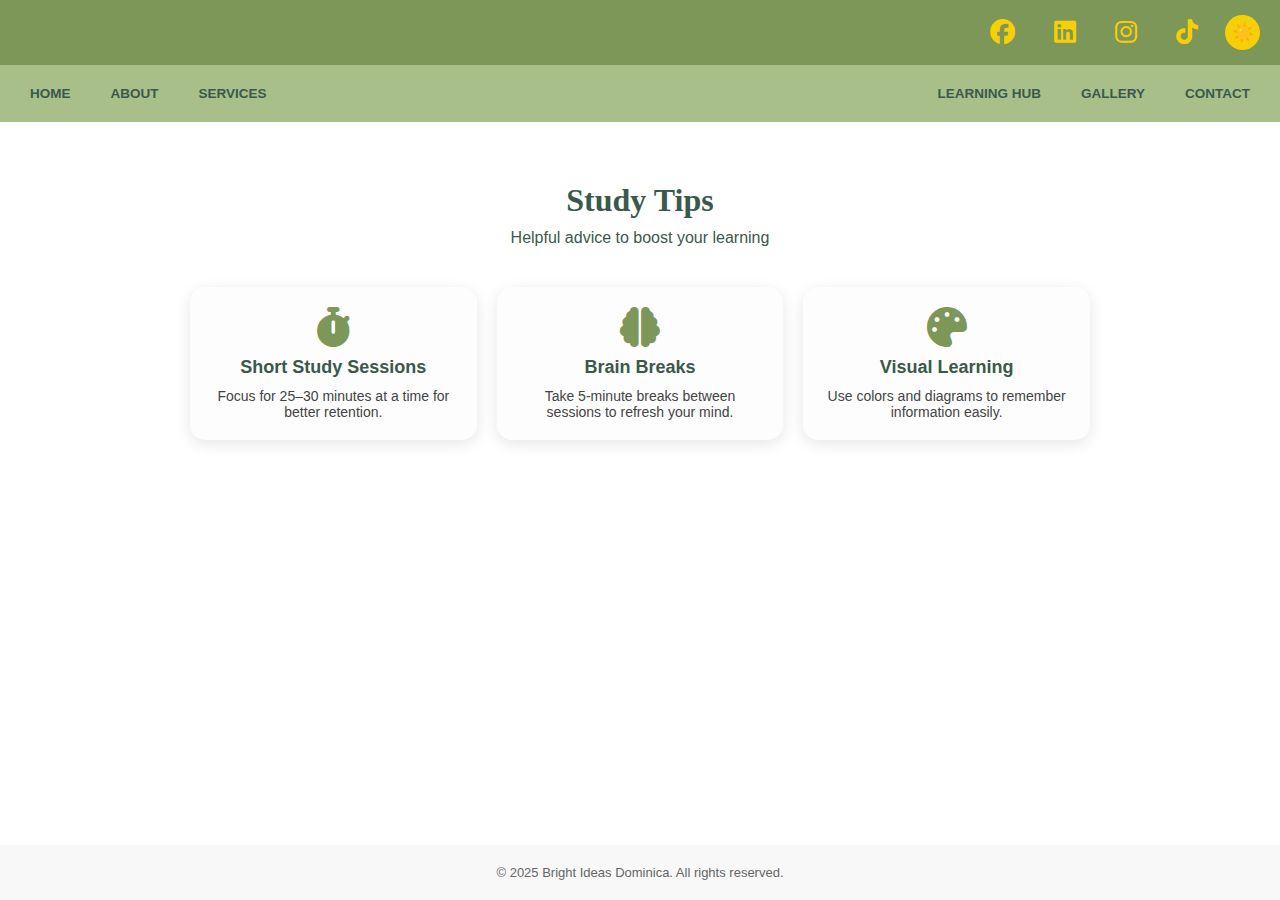
<file: tips.html>
<!DOCTYPE html>
<html lang="en">
<head>
  <meta charset="utf-8">
  <meta name="viewport" content="width=device-width, initial-scale=1">
  <title>Tips - Learning Hub</title>

  <link rel="stylesheet" href="learninghub.css">
  <link rel="stylesheet" href="https://cdnjs.cloudflare.com/ajax/libs/font-awesome/6.4.2/css/all.min.css">
  <link rel="icon" href="images/icon.png" type="image/png">

  <style>
    h1 {
      font-family: 'Playfair Display', serif;
      margin-top: 60px;
      color: #3b594b;
      text-align: center;
      margin-bottom: 10px;
    }

    h1 + p {
      text-align: center;
      margin-bottom: 40px;
      font-size: 16px;
      color: #3b594b;
    }

    .tips-cards {
      display: grid;
      grid-template-columns: repeat(auto-fit, minmax(200px, 1fr));
      gap: 20px;
      max-width: 900px;
      margin: 0 auto 60px auto;
    }

    .tip-card {
      background: #fdfdfd;
      border-radius: 15px;
      padding: 20px;
      text-align: center;
      box-shadow: 0 4px 15px rgba(0,0,0,0.1);
      transition: transform 0.3s ease, background 0.3s ease, box-shadow 0.3s ease;
      cursor: pointer;
    }

    .tip-card i {
      font-size: 40px;
      color: #7c9758;
      margin-bottom: 10px;
      transition: color 0.3s ease;
    }

    .tip-card h3 {
      margin-bottom: 10px;
      color: #3b594b;
      font-size: 18px;
    }

    .tip-card p {
      color: #444;
      font-size: 14px;
    }

    .tip-card:hover {
      transform: translateY(-5px) scale(1.03);
      background: #fdf6d9;
      box-shadow: 0 6px 20px rgba(0,0,0,0.2);
    }

    .tip-card:hover i {
      color: #f0c933;
    }

    body.dark-mode .tip-card {
      background: #1f1f1f;
      color: #ddd;
      box-shadow: 0 4px 15px rgba(0,0,0,0.4);
    }

    body.dark-mode .tip-card:hover {
      background: #333;
      box-shadow: 0 6px 20px rgba(0,0,0,0.6);
    }

    body.dark-mode .tip-card i {
      color: #f0c933;
    }

     body.dark-mode .tip-card p {
      color: whitesmoke;
    }

    footer {
      text-align: center;
      padding: 20px;
      background: #f8f8f8;
      font-size: 13px;
      color: #666;
      margin-top: auto;
    }

    body {
      display: flex;
      flex-direction: column;
      min-height: 100vh;
    }
  </style>
</head>
<body>

  <!-- HEADER -->
  <header>
    <a href="https://www.facebook.com/BrightIdeasDominica/" target="_blank" class="fa-brands fa-facebook"></a>
    <a href="https://www.linkedin.com/in/brightideasdominica/?originalSubdomain=dm" target="_blank" class="fa-brands fa-linkedin"></a>
    <a href="https://www.instagram.com/brightideasdominica/" class="fa-brands fa-instagram" target="_blank" ></a>
    <a href="https://www.tiktok.com/@bright.ideas767" class="fa-brands fa-tiktok" target="_blank" ></a>


    <button id="darkModeToggle" class="dark-toggle" title="Toggle Dark Mode">☀️</button>
  </header>

  <!-- NAVIGATION -->
  <div class="header">
    <div class="nav-left">
      <a href="index.html">HOME</a>
      <a href="aboutpage.html">ABOUT</a>
      <a href="servicespage.html">SERVICES</a>
    </div>
    <div class="nav-right">
      <a href="learninghub.html">LEARNING HUB</a>
      <a href="gallerypage.html">GALLERY</a>
      <a href="contactpage.html">CONTACT</a>
    </div>
  </div>

  <!-- TIPS SECTION -->
  <section class="content-section">
    <h1>Study Tips</h1>
    <p>Helpful advice to boost your learning</p>

    <div class="tips-cards">
      <div class="tip-card">
        <i class="fa-solid fa-stopwatch"></i>
        <h3>Short Study Sessions</h3>
        <p>Focus for 25–30 minutes at a time for better retention.</p>
      </div>

      <div class="tip-card">
        <i class="fa-solid fa-brain"></i>
        <h3>Brain Breaks</h3>
        <p>Take 5-minute breaks between sessions to refresh your mind.</p>
      </div>

      <div class="tip-card">
        <i class="fa-solid fa-palette"></i>
        <h3>Visual Learning</h3>
        <p>Use colors and diagrams to remember information easily.</p>
      </div>
    </div>
  </section>

  <!-- FOOTER -->
  <footer>
    <p>© 2025 Bright Ideas Dominica. All rights reserved.</p>
  </footer>
<script src="darkmode.js" defer></script>
</body>
</html>
</file>
<file: style.css>
/* =========================
 GLOBAL STYLES
========================= */
* {
  box-sizing: border-box;
  margin: 0;
  padding: 0;
}

body {
  font-family: 'Poppins', Arial, Helvetica, sans-serif;
  background-color: #e6f4f2;
  color: #444;
  transition: background-color 0.5s ease, color 0.5s ease;
}


/* =========================
 FIRST HEADER: SOCIAL ICONS & DARK MODE
========================= */
header {
  display: flex;
  justify-content: flex-end;
  align-items: center;
  gap: 15px;
  background-color: #7c9758;
  color: black;
  padding: 10px 20px;
  position: relative;
  transition: background-color 0.5s ease;
}

header .social-icons {
  display: flex;
  gap: 10px;
  align-items: center;
}

header .fa-brands {
  font-size: 25px;
  color: rgb(247, 207, 5);
  padding: 10px;
  margin: 0 2px;
  text-decoration: none;
  transition: opacity 0.3s;
}

header .fa-brands:hover { opacity: 0.8; }
header .fa-brands:active { opacity: 0.5; }

/* Dark Mode Toggle Button */
header .dark-toggle {
  width: 35px;
  height: 35px;
  border-radius: 50%;
  border: none;
  background-color: rgb(247, 207, 5);
  color: #000;
  font-size: 18px;
  cursor: pointer;
  display: flex;
  align-items: center;
  justify-content: center;
  transition: 
    background-color 0.5s ease, 
    color 0.5s ease, 
    transform 0.2s ease,
    box-shadow 0.5s ease;
}

header .dark-toggle:hover {
  transform: scale(1.1);
  background-color: #f2d44d;
}

body.dark-mode header .dark-toggle {
  background-color: #444;
  color: #f0c933;
  box-shadow: 0 0 12px 3px #f0c933;
}

/* =========================
 SECOND HEADER: NAVIGATION
========================= */
.header {
  display: flex;
  justify-content: space-between;
  align-items: center;
  background-color: #a8bf8a;
  padding: 10px 20px;
  transition: background-color 0.5s ease;
}

.nav-left, .nav-right { display: flex; gap: 20px; }

.header a {
  color: #3b594b;
  text-decoration: none;
  font-size: 13.5px;
  line-height: 25px;
  padding: 6px 10px;
  border-radius: 4px;
  font-weight: 600;
  transition: color 0.5s ease;
}

.header a:hover {
  color: white;
  text-decoration: underline;
  text-underline-offset: 6px;
  opacity: 0.8;
}


/* =========================
 HERO / MAIN SECTION
========================= */
.main-item {
  display: flex;
  flex-direction: column;
  align-items: center;
}

h1, h2, h3 { font-family: 'Playfair Display', serif; }

.hero {
  display: flex;
  align-items: center;
  justify-content: center;
  padding: 50px 5%;
  gap: 65px;
  background-color: #e6f4f2;
  transition: background-color 0.5s ease;
}

.hero-image img {
  max-width: 300px;
  width: 100%;
  height: auto;
  border: 10px solid white;
  box-shadow: 0 4px 12px rgba(0,0,0,0.1);
  transition: transform 0.3s ease;
}

.hero-text {
  padding-bottom: 55px;
  text-align: left;
}

.hero-text h1 {
  font-size: 45px;
  color: #008080;
  margin-bottom: 25px;
  transition: color 0.5s ease;
}

.hero-text h2 {
  font-family: "Shadows Into Light", cursive;
  font-weight: 400;            
  font-size: 45px;
  color: transparent;             
  -webkit-text-stroke: 0.1vw #7c9758;  
  position: relative;
  overflow: hidden;
  white-space: nowrap;
  width: 0;
  animation: typing 3s steps(9, end) forwards, fillText 1s 3s forwards;
  transition: color 0.5s ease;
}

.hero-text h2::after {
  content: '|';
  position: absolute;
  right: 0;
  top: 0;
  color: #7c9758;   
  animation: blink 0.9s steps(1) infinite;
}

.hero-text span {
  margin-top: 25px;
  text-decoration: underline;
  text-decoration-color: rgb(247, 207, 5);
  text-underline-offset: 10px;
  color: rgb(0, 0, 0);
  font-family: 'Cedarville Cursive';
  transition: color 0.5s ease;
}

.hero-text p {
  padding-top: 25px;
  padding-bottom: 20px;
}

.about-me-button {
  color: rgb(255, 255, 255); 
  background-color: #008080;
  border: solid 3px transparent; 
  height: 30px;
  cursor: pointer;
  font-weight: bold;
  font-size: 15px;
  width: 170px;
  padding: 10px 15px;
  padding-bottom: 30px;
  position: relative; 
  margin-top: 20px;
  border-radius: 6px;
  transition: background-color 0.5s ease, color 0.5s ease;
}

.about-me-button:hover { 
  opacity: 0.8; 
}
.about-me-button:active { 
  opacity: 0.5; 
}


/* =========================
 DARK MODE STYLES
========================= */
body.dark-mode {
  background-color: #121212;
  color: #e0e0e0;
}

body.dark-mode .header { 
  background-color: #3b594b; 
}
body.dark-mode header { 
  background-color: #10241b; 
}

body.dark-mode .nav-left a,
body.dark-mode .nav-right a,
body.dark-mode .coming-soon { 
  color: #f0c933; 
}

body.dark-mode .hero { 
  background-color: #121212; 
}

body.dark-mode .hero-text h1 { 
  color: #00bfbf; 
}

body.dark-mode .hero-text h2 {
  -webkit-text-stroke: 0.1vw #f0c933;
  color: #f0c933;
}

body.dark-mode .hero-text span {
  color: #f0c933;
  text-decoration-color: #f0c933;
}

body.dark-mode .about-me-button {
  background-color: #00bfbf;
  color: #121212;
}

/* =========================
   UNIVERSAL RESPONSIVE DESIGN
   (Applies across all pages)
========================= */

/* Medium screens — Tablets */
@media screen and (max-width: 992px) {
  header {
    justify-content: center;
    flex-wrap: wrap;
    text-align: center;
  }

  .header {
    flex-direction: column;
    align-items: center;
    gap: 12px;
  }

  .nav-left, 
  .nav-right {
    flex-direction: row;
    flex-wrap: wrap;
    justify-content: center;
    gap: 12px;
  }

  .hero {
    padding: 50px 8%;
    margin: 20px 5%;
  }

  .hero h1 { font-size: 2rem; }
  .hero p { font-size: 15px; }

  .card-container,
  .info-cards {
    flex-wrap: wrap;
    justify-content: center;
    gap: 16px;
  }

  .card,
  .info-card {
    width: 280px;
  }

  .highlight-box {
    margin: 50px auto;
    padding: 35px;
  }
}

/* Small tablets and large phones */
@media screen and (max-width: 768px) {
  header {
    flex-direction: column;
    gap: 10px;
  }

  .header {
    flex-direction: column;
    gap: 8px;
  }

  .nav-left, 
  .nav-right {
    flex-direction: column;
    align-items: center;
    gap: 8px;
  }

  .hero {
    padding: 40px 6%;
    text-align: center;
  }

  .hero h1 { font-size: 1.8rem; }
  .hero p { font-size: 14px; }

  .what-i-do,
  .info-cards,
  .card-container {
    flex-direction: column;
    align-items: center;
  }

  .highlight-box {
    padding: 25px;
    margin: 40px 6%;
  }

  footer {
    font-size: 12.5px;
  }
}

/* Phones — narrow screens */
@media screen and (max-width: 480px) {
  header {
    flex-direction: column;
    align-items: center;
    gap: 6px;
    padding: 8px 10px;
  }

  .header {
    flex-direction: column;
    gap: 6px;
    text-align: center;
  }

  .nav-left, 
  .nav-right {
    flex-direction: column;
    align-items: center;
    gap: 5px;
  }

  .hero {
    padding: 30px 5%;
    margin: 10px 4%;
  }

  .hero h1 { font-size: 1.6rem; }
  .hero p { font-size: 13.5px; }

  .card,
  .info-card {
    width: 100%;
    max-width: 320px;
  }

  .highlight-box {
    padding: 20px;
    margin: 30px 5%;
  }

  footer {
    font-size: 12px;
    padding: 10px;
  }
}
</file>
<file: preloader.css>
/* FULLSCREEN PRELOADER */
  #preloader {
    position: fixed;
    inset: 0;
    display: flex;
    justify-content: center;
    align-items: center;
    flex-direction: column;
    gap: 12px;
    background: rgba(0,0,0,0.3);  
    backdrop-filter: blur(5px);    
    color: #fff;
    opacity: 1;
    visibility: visible;
    transition: opacity 1.5s ease, visibility 1.5s ease; 
    z-index: 10000;
  }

  .logo {
    display: flex;
    flex-direction: column;
    align-items: center;
    gap: 8px;
  }
.initials {
  width: 110px;
  height: 110px;
  font-size: 28px;
  font-weight: 800;
  display: grid;
  place-items: center;
  border-radius: 50%;
  background: radial-gradient(circle at 30% 30%, #ffd54a, #ffb300, #ff8f00);
  color: #0b1020;
  box-shadow: 0 10px 30px rgba(0,0,0,0.45);
}

  .initials.is-bouncing { animation: bounceSoft 1.6s ease infinite; }

  .fullname {
    text-align: center;
    font-weight: 600;
    color: #fff;
    font-size: 14px;
  }

  @keyframes bounceSoft {
    0% { transform: translateY(0); }
    20% { transform: translateY(-18px); }
    40% { transform: translateY(0); }
    60% { transform: translateY(-8px); }
    100% { transform: translateY(0); }
  }

  #preloader.hide {
    opacity: 0;
    visibility: hidden;
  }

  #content { display:none; padding:40px; }

  button#reloadBtn {
    margin-top:20px;
    padding: 8px 14px;
    font-size: 14px;
    border:none;
    background:#ff3b3f;
    color:white;
    border-radius:6px;
    cursor:pointer;
  }
</file>
<file: aboutpage.css>
/* =========================
 GLOBAL STYLES
========================= */
* {
  box-sizing: border-box;
  margin: 0;
  padding: 0;
}

body {
  font-family: 'Poppins', Arial, Helvetica, sans-serif;
  background-color: white;
  color: #444;
  transition: background-color 0.5s ease, color 0.5s ease;
}

/* =========================
 FIRST HEADER: SOCIAL ICONS & DARK MODE
========================= */
header {
  display: flex;
  justify-content: flex-end;
  align-items: center;
  gap: 15px;
  background-color: #7c9758;
  color: black;
  padding: 10px 20px;
  position: relative;
  transition: background-color 0.5s ease;
}

header .social-icons {
  display: flex;
  gap: 10px;
  align-items: center;
}

header .fa-brands {
  font-size: 25px;
  color: rgb(247, 207, 5);
  padding: 10px;
  margin: 0 2px;
  text-decoration: none;
  transition: opacity 0.3s;
}

header .fa-brands:hover { opacity: 0.8; }
header .fa-brands:active { opacity: 0.5; }

/* Dark Mode Toggle Button */
header .dark-toggle {
  width: 35px;
  height: 35px;
  border-radius: 50%;
  border: none;
  background-color: rgb(247, 207, 5);
  color: #000;
  font-size: 18px;
  cursor: pointer;
  display: flex;
  align-items: center;
  justify-content: center;
  transition: 
    background-color 0.5s ease, 
    color 0.5s ease, 
    transform 0.2s ease,
    box-shadow 0.5s ease;
}

header .dark-toggle:hover {
  transform: scale(1.1);
  background-color: #f2d44d;
}

body.dark-mode header .dark-toggle {
  background-color: #444;
  color: #f0c933;
  box-shadow: 0 0 12px 3px #f0c933;
}

/* =========================
 SECOND HEADER: NAVIGATION
========================= */
.header {
  display: flex;
  justify-content: space-between;
  align-items: center;
  background-color: #a8bf8a;
  padding: 10px 20px;
  transition: background-color 0.5s ease;
}

.nav-left, 
.nav-right { 
  display: flex; 
  gap: 20px; 
}

.header a {
  color: #3b594b;
  text-decoration: none;
  font-size: 13.5px;
  line-height: 25px;
  padding: 6px 10px;
  border-radius: 4px;
  font-weight: 600;
  transition: color 0.5s ease;
}

.header a:hover {
  color: white;
  text-decoration: underline;
  text-underline-offset: 6px;
  opacity: 0.8;
}

/* Main item container */
.main-item {
  display: flex;
  flex-direction: column;
  align-items: center;
}

/* =========================
   TYPOGRAPHY
========================= */
h1, h2, h3 {
  font-family: 'Playfair Display', serif;
  color: #2d2d2d;
}

h1 { 
  font-size: 2.4rem; 
}
h2 { 
  font-size: 1.8rem; 
}
h3 { 
  font-size: 1.2rem; 
}

/* =========================
   HERO SECTION
========================= */
.hero {
  text-align: center;
  padding: 60px 20px;
  margin: 20px 10%;
  background: white;
}

.hero h1 {
  margin-bottom: 16px;
  color: #3b594b;
}

.hero p {
  max-width: 650px;
  margin: 0 auto;
  font-size: 16px;
  color: #555;
}

/* =========================
   WHAT I DO SECTION
========================= */
.what-i-do {
  text-align: center;
  padding: 60px 10%;
  background: #f8f9fc;
  border-radius: 14px;
}

.what-i-do h2 {
  margin-bottom: 24px;
  color: #6b6fbf; 
}

/* Card container */
.card-container {
  display: flex;
  justify-content: center;
  gap: 18px;
  flex-wrap: wrap;
}

/* Individual card */
.card {
  background: #ffffff;
  padding: 20px;
  border-radius: 14px;
  width: 300px;
  text-align: center;
  box-shadow: 0 4px 14px rgba(0,0,0,0.06);
  transition: transform 0.3s ease, box-shadow 0.3s ease;
}

.card:hover {
  transform: translateY(-5px);
  box-shadow: 0 8px 20px rgba(0,0,0,0.1);
}

.card i {
  font-size: 28px;
  color: #a46ea9;
  margin-bottom: 10px;
}

.card h3 {
  margin-bottom: 8px;
  color: #444;
}

.card p {
  font-size: 13.5px;
  color: #555;
}

/* =========================
   INFO HIGHLIGHTS
========================= */
.info-cards {
  display: flex;
  justify-content: space-between;
  gap: 18px;
  padding: 40px 10%;
  background-color: #fef7f2; 
  flex-wrap: wrap;
  border-radius: 14px;
}

.info-card {
  background: #ffffff;
  flex: 1 1 200px;
  padding: 20px;
  border-radius: 14px;
  text-align: center;
  box-shadow: 0 4px 14px rgba(0,0,0,0.06);
  transition: transform 0.3s ease, box-shadow 0.3s ease;
}

.info-card:hover {
  transform: translateY(-5px);
  box-shadow: 0 8px 20px rgba(0,0,0,0.1);
}

.info-card i {
  font-size: 26px;
  color: #7c9758;
  margin-bottom: 10px;
}

.info-card h3 {
  margin-bottom: 8px;
}

.info-card p {
  font-size: 13.5px;
  color: #555;
}

/* =========================
   HIGHLIGHT BOX (LET’S CONNECT)
========================= */
.highlight-box {
  background: #fdf5f9;
  padding: 40px;
  border-radius: 14px;
  box-shadow: 0 5px 15px rgba(0,0,0,0.05);
  max-width: 650px;
  margin: 60px auto;
  text-align: center;
}

.highlight-box h2 {
  margin-bottom: 12px;
  color: #a46ea9;
}

.highlight-box p {
  margin-bottom: 18px;
  color: #555;
}

.button {
  display: inline-block;
  padding: 10px 20px;
  border: 1px solid #a46ea9;
  border-radius: 6px;
  text-decoration: none;
  color: #a46ea9;
  font-weight: 600;
  transition: all 0.3s ease;
}

.button:hover {
  background: #a46ea9;
  color: #fff;
}

/*Scrolling */
html {
  scroll-behavior: smooth;
}
.up a {
  background-color: #68b0b0;
  color: black;
  position: fixed;
  bottom: 10px;
  right: 20px;
  width: 35px;
  height: 35px;
  display: flex;
  align-items: center;
  justify-content: center;
  border-radius: 50%;
  text-decoration: none;
  font-size: 16px;
}

.up a:hover {
  transform: translateY(-10%);
  transition: 0.2s;
}

/* =========================
   FOOTER
========================= */
footer {
  text-align: center;
  padding: 15px;
  margin-top: 30px;
  background: #f8f8f8;
  font-size: 13px;
  color: #666;
}

/* =========================
   RESPONSIVE DESIGN
========================= */
@media screen and (max-width: 768px) {
  .about-section {
    flex-direction: column;
    text-align: center;
  }
  .info-cards {
    flex-direction: column;
    align-items: center;
  }
}

@media screen and (max-width: 600px) {
  .header {
    flex-direction: column;
  }
  .nav-left, .nav-right {
    flex-direction: column;
    align-items: center;
  }
}

/* =========================
 DARK MODE STYLES
========================= */
body.dark-mode {
  background-color: #121212;
  color: #e0e0e0;
}

body.dark-mode .header { 
  background-color: #3b594b; 
}
body.dark-mode header { 
  background-color: #10241b; 
}

body.dark-mode .nav-left a,
body.dark-mode .nav-right a,
body.dark-mode .coming-soon { 
  color: #f0c933; 
}

body.dark-mode .about-section {
  background-color: #121212;
}

body.dark-mode footer {
  background-color: #000;
  color: #7c9758;
}

body.dark-mode .what-i-do{
  background-color: #181818;
}

body.dark-mode .what-i-do h2 {
  color: #7c9758;
}

body.dark-mode .card{
  background-color: #2d2d2d;
}

body.dark-mode .card i{
  color:#7c9758;
}

body.dark-mode .card h3, 
body.dark-mode .card p {
  color:white;
}

body.dark-mode .info-cards {
  background-color: #000;
}

body.dark-mode .info-card{
  background-color: #2d2d2d;
}

body.dark-mode .info-card i{
  color:#a46ea9;
}

body.dark-mode .info-card h3, 
body.dark-mode .info-card p {
  color:white;
}

body.dark-mode .highlight-box {
  background-color: #000;
}

body.dark-mode .hero{
  background-color: #121212;
}

body.dark-mode .hero h3, 
body.dark-mode .hero p {
  color:white;
}


body.dark-mode .highlight-box p {
  color:white;
}

/* =========================
   UNIVERSAL RESPONSIVE DESIGN
   (For tablets & phones)
========================= */

/* Tablets and medium screens (≤992px) */
@media screen and (max-width: 992px) {
  header {
    justify-content: center;
    flex-wrap: wrap;
    text-align: center;
  }

  .header {
    flex-direction: column;
    align-items: center;
    gap: 12px;
  }

  .nav-left, 
  .nav-right {
    flex-direction: row;
    flex-wrap: wrap;
    justify-content: center;
    gap: 12px;
  }

  .hero {
    padding: 50px 8%;
    margin: 20px 5%;
  }

  .hero h1 { font-size: 2rem; }
  .hero p { font-size: 15px; }

  .card-container,
  .info-cards {
    flex-wrap: wrap;
    justify-content: center;
    gap: 16px;
  }

  .card,
  .info-card {
    width: 280px;
  }

  .highlight-box {
    margin: 50px auto;
    padding: 35px;
  }
}

/* Small tablets and large phones (≤768px) */
@media screen and (max-width: 768px) {
  header {
    flex-direction: column;
    gap: 10px;
  }

  .header {
    flex-direction: column;
    align-items: center;
    gap: 10px;
  }

  .nav-left, 
  .nav-right {
    flex-direction: column;
    align-items: center;
    gap: 8px;
  }

  .hero {
    padding: 40px 6%;
    text-align: center;
  }

  .hero h1 { font-size: 1.8rem; }
  .hero p { font-size: 14px; }

  .what-i-do,
  .info-cards,
  .card-container {
    flex-direction: column;
    align-items: center;
  }

  .highlight-box {
    padding: 25px;
    margin: 40px 6%;
  }

  footer {
    font-size: 12.5px;
  }
}

/* Phones (≤480px) */
@media screen and (max-width: 480px) {
  header {
    flex-direction: column;
    align-items: center;
    gap: 6px;
    padding: 8px 10px;
  }

  .header {
    flex-direction: column;
    align-items: center;
    gap: 6px;
    text-align: center;
  }

  .nav-left, 
  .nav-right {
    flex-direction: column;
    align-items: center;
    gap: 5px;
  }

  .hero {
    padding: 30px 5%;
    margin: 10px 4%;
  }

  .hero h1 { font-size: 1.6rem; }
  .hero p { font-size: 13.5px; }

  .card,
  .info-card {
    width: 100%;
    max-width: 320px;
  }

  .highlight-box {
    padding: 20px;
    margin: 30px 5%;
  }

  footer {
    font-size: 12px;
    padding: 10px;
  }
}
</file>
<file: contactpage.css>
/* =========================
 GLOBAL STYLES
========================= */
* {
  box-sizing: border-box;
  margin: 0;
  padding: 0;
}

body {
  font-family: 'Poppins', Arial, Helvetica, sans-serif;
  background-color: white;
  color: #444;
  transition: background-color 0.5s ease, color 0.5s ease;
}

/* =========================
 FIRST HEADER: SOCIAL ICONS & DARK MODE
========================= */
header {
  display: flex;
  justify-content: flex-end;
  align-items: center;
  gap: 15px;
  background-color: #7c9758;
  color: black;
  padding: 10px 20px;
  position: relative;
  transition: background-color 0.5s ease;
}

header .social-icons {
  display: flex;
  gap: 10px;
  align-items: center;
}

header .fa-brands {
  font-size: 25px;
  color: rgb(247, 207, 5);
  padding: 10px;
  margin: 0 2px;
  text-decoration: none;
  transition: opacity 0.3s;
}

header .fa-brands:hover { opacity: 0.8; }
header .fa-brands:active { opacity: 0.5; }

/* Dark Mode Toggle Button */
header .dark-toggle {
  width: 35px;
  height: 35px;
  border-radius: 50%;
  border: none;
  background-color: rgb(247, 207, 5);
  color: #000;
  font-size: 18px;
  cursor: pointer;
  display: flex;
  align-items: center;
  justify-content: center;
  transition: 
    background-color 0.5s ease, 
    color 0.5s ease, 
    transform 0.2s ease,
    box-shadow 0.5s ease;
}

header .dark-toggle:hover {
  transform: scale(1.1);
  background-color: #f2d44d;
}

body.dark-mode header .dark-toggle {
  background-color: #444;
  color: #f0c933;
  box-shadow: 0 0 12px 3px #f0c933;
}


/* =========================
 SECOND HEADER: NAVIGATION
========================= */
.header {
  display: flex;
  justify-content: space-between;
  align-items: center;
  background-color: #a8bf8a;
  padding: 10px 20px;
  transition: background-color 0.5s ease;
}

.nav-left, .nav-right { display: flex; gap: 20px; }

.header a {
  color: #3b594b;
  text-decoration: none;
  font-size: 13.5px;
  line-height: 25px;
  padding: 6px 10px;
  border-radius: 4px;
  font-weight: 600;
  transition: color 0.5s ease;
}

.header a:hover {
  color: white;
  text-decoration: underline;
  text-underline-offset: 6px;
  opacity: 0.8;
}


.main-item {
  display: flex;
  flex-direction: column;
  align-items: center;
}


/* ==============================
 MAIN CONTAINER
============================== */
.container {
  display: flex;
  justify-content: space-between;
  width: 75%;
  height: auto;
  padding: 10px;
  margin: 25px auto 0;
}

.left-column {
  width: 25%;
  margin-left: 15%;
}

h1, h2,h3{
  font-family: 'Playfair Display', serif;
}

.right-column {
  width: 35%;
  background-color: aliceblue;
  border-radius: 10px;
  margin-right: 10%;
  transition: all 0.3s ease;
}

.right-column:hover {
  transform: translateX(-10px);
  box-shadow: 3px 3px 3px rgb(247, 207, 5);
}

.right-column:active {
  opacity: 0.5;
}

/* ==============================
 CONTACT FORM
============================== */
.contact {
  color: #000;
}

.contact h2 {
  font-size: 32px;
  margin-top: 10px;
}

form {
  margin-top: 20px;
  display: flex;
  flex-direction: column;
  gap: 2px;
}

label {
  display: block;
  margin-top: 15px;
}

input,
textarea {
  width: 100%;
  padding: 10px;
  border: 1px solid white;
  outline-color: #89b7c2;
  border-radius: 5px;
  background-color: #f5f5f5;
  font-family: 'Times New Roman', Times, serif;
}


textarea {
  height: 45px;
}

/* Send Button */
.send-button {
  color: #fff;
  background-color: #fccd86;
  border: solid 3px transparent;
  height: 36px;
  cursor: pointer;
  font-weight: bold;
  font-size: 15px;
  margin-top: 20px;
  border-radius: 6px;
}

.send-button:hover {
  opacity: 0.8;
}

.send-button:active {
  opacity: 0.5;
}

/* Error message */
.error-message {
  color: #ff4c4c;
  font-size: 0.875em;
  margin-top: 5px;
  display: block;
  font-style: italic;
}

/* ==============================
 CONTENT SECTION
============================== */
.content {
  text-align: center;
  padding: 48px;
}

.content h1 {
  font-size: 32px;
  color: #89b7c2;
  font-family: 'Playfair Display', serif;
}

.content p {
  margin: 8px 0;
  font-size: 18px;
  line-height: 1.5;
}

.content h2 {
  margin-top: 20px;
}

  /* ==============================
 MAP
============================== */
.container-map {
  width: 100%;
  height: 100vh;
  display: flex;
  align-items: center;
  justify-content: center;
  flex-direction: column;
}

.container-map h1 {
  margin-top: 20px;
  color: #333;
  margin-bottom: 20px;
}

iframe {
  width: 80%;
  height: 500px;
}

/* ==============================
 FAQ Section
============================== */
section {
  width: 80%;
  max-width: 900px;
  margin: 40px auto;
  display: flex;
  flex-direction: column;
  align-items: center;
  padding-bottom: 30px;
}

.title {
  font-size: 3rem;
  margin: 2rem 0;
  font-family: 'Playfair Display', serif;
  color: #3b594b;
  text-align: center;
  position: relative;
}

.title::after {
  content: "";
  display: block;
  width: 80px;
  height: 4px;
  background: #f7cf05;
  margin: 10px auto 0;
  border-radius: 2px;
}

/* FAQ Box */
.faq {
  width: 100%;
  background: #f9fdf9;
  border-radius: 10px;
  border: 2px solid #3b594b;
  box-shadow: 0 2px 6px rgba(0,0,0,0.1);
  cursor: pointer;
  transition: transform 0.3s ease, box-shadow 0.3s ease;
  margin: 1rem 0;
  padding: 1rem 1.5rem;
}

.faq:hover {
  transform: translateY(-3px);
  box-shadow: 0 4px 12px rgba(0,0,0,0.15);
}

.question {
  display: flex;
  justify-content: space-between;
  align-items: center;
}

.question h3 {
  font-size: 20px;
  color: #3b594b;
  margin: 0;
}

.answer {
  max-height: 0;            
  overflow: hidden;
  transition: max-height 0.6s ease, padding 0.6s ease;
  padding-left: 5px;
}

.answer p {
  padding-top: 0;
  line-height: 1.6;
  font-size: 1.1rem;
  color: #333;
}

.faq.active .answer {
  max-height: 1000px;       
  padding-top: 10px;
}

.faq svg {
  transition: transform 0.3s ease;
}

.faq.active svg {
  transform: rotate(180deg);
}

/*Scrolling */
html {
  scroll-behavior: smooth;
}
.up a {
  background-color: #68b0b0;
  color: black;
  position: fixed;
  bottom: 10px;
  right: 20px;
  width: 35px;
  height: 35px;
  display: flex;
  align-items: center;
  justify-content: center;
  border-radius: 50%;
  text-decoration: none;
  font-size: 16px;
}

.up a:hover {
  transform: translateY(-10%);
  transition: 0.2s;
}


/* =========================
   FOOTER
========================= */
footer {
  text-align: center;
  padding: 15px;
  margin-top: 30px;
  background: #f8f8f8;
  font-size: 13px;
  color: #666;
}

/* Fade animation */
@keyframes fade {
  from {
      opacity: 0;
      transform: translateY(-10px);
  }
  to {
      opacity: 1;
      transform: translateY(0);
  }
}

/* ==============================
 RESPONSIVE STYLING
============================== */
@media screen and (max-width: 600px) {
  .container {
      flex-direction: column;
      width: 90%;
      padding: 10px;
      margin: 15px auto;
  }
  .left-column,
  .right-column {
      width: 100%;
      margin: 10px 0;
  }
  .right-column:hover {
      transform: none;
      box-shadow: none;
  }
  .content {
      padding: 20px;
  }
  .content h1 {
      font-size: 24px;
  }
  .content p {
      font-size: 16px;
      line-height: 1.4;
  }
  .content h2 {
      font-size: 20px;
      margin-top: 15px;
  }
  form {
      gap: 5px;
  }
  input,
  textarea {
      padding: 8px;
      font-size: 14px;
  }
  textarea {
      height: 60px;
  }
  .send-button {
      font-size: 14px;
      height: 34px;
  }
}


/* ============================
   DARK MODE STYLES
============================ */
body.dark-mode {
  background-color: #121212;
  color: #e0e0e0;
}

body.dark-mode h1,
body.dark-mode h2,
body.dark-mode h3,
body.dark-mode h4,
body.dark-mode h5,
body.dark-mode h6,
body.dark-mode p {
  color: #e0e0e0;
}

body.dark-mode footer {
  background-color: #000;
  color: #7c9758;
}

body.dark-mode .content h1,
body.dark-mode .content h2,
body.dark-mode .content p {
  color: #e0e0e0;
}

body.dark-mode footer {
  background-color: #000;
  color: #7c9758 !important;
}

body.dark-mode .faq {
  background-color: #2d2d2d;
  border: 1px solid #7c9758;
  box-shadow: 0 2px 6px rgba(255,255,255,0.1);
}
body.dark-mode .faq .answer p {
  color: #ddd;
}

body.dark-mode .right-column {
  background-color: #1e1e1e;
  box-shadow: 0 0 8px rgba(240, 201, 51, 0.2);
}
body.dark-mode label {
  color: #ddd;
}
body.dark-mode input,
body.dark-mode textarea {
  border: 1px solid #3b594b;
  outline: none;
  background-color: #333;
  color: #fff;
}
body.dark-mode input::placeholder,
body.dark-mode textarea::placeholder {
  color: #aaa;
}

body.dark-mode .send-button {
  background-color: #3b594b;
  color: #fff;
  box-shadow: 0 2px 6px rgba(0,0,0,0.4);
}
body.dark-mode .send-button:hover {
  background-color: #444;
  opacity: 0.9;
}

body.dark-mode {
  background-color: #121212;
  color: #e0e0e0;
}

body.dark-mode .header { 
  background-color: #3b594b;
 }
body.dark-mode header { 
  background-color: #10241b; 
}

body.dark-mode .nav-left a,
body.dark-mode .nav-right a,
body.dark-mode .coming-soon { 
  color: #f0c933; 
}

/* =========================
   UNIVERSAL RESPONSIVE DESIGN
   (For tablets & phones)
========================= */

/* Tablets and medium screens (≤992px) */
@media screen and (max-width: 992px) {
  header {
    justify-content: center;
    flex-wrap: wrap;
    text-align: center;
  }

  .header {
    flex-direction: column;
    align-items: center;
    gap: 12px;
  }

  .nav-left, 
  .nav-right {
    flex-direction: row;
    flex-wrap: wrap;
    justify-content: center;
    gap: 12px;
  }

  .hero {
    padding: 50px 8%;
    margin: 20px 5%;
  }

  .hero h1 { font-size: 2rem; }
  .hero p { font-size: 15px; }

  .card-container,
  .info-cards {
    flex-wrap: wrap;
    justify-content: center;
    gap: 16px;
  }

  .card,
  .info-card {
    width: 280px;
  }

  .highlight-box {
    margin: 50px auto;
    padding: 35px;
  }
}

/* Small tablets and large phones (≤768px) */
@media screen and (max-width: 768px) {
  header {
    flex-direction: column;
    gap: 10px;
  }

  .header {
    flex-direction: column;
    align-items: center;
    gap: 10px;
  }

  .nav-left, 
  .nav-right {
    flex-direction: column;
    align-items: center;
    gap: 8px;
  }

  .hero {
    padding: 40px 6%;
    text-align: center;
  }

  .hero h1 { font-size: 1.8rem; }
  .hero p { font-size: 14px; }

  .what-i-do,
  .info-cards,
  .card-container {
    flex-direction: column;
    align-items: center;
  }

  .highlight-box {
    padding: 25px;
    margin: 40px 6%;
  }

  footer {
    font-size: 12.5px;
  }
}

/* Phones (≤480px) */
@media screen and (max-width: 480px) {
  header {
    flex-direction: column;
    align-items: center;
    gap: 6px;
    padding: 8px 10px;
  }

  .header {
    flex-direction: column;
    align-items: center;
    gap: 6px;
    text-align: center;
  }

  .nav-left, 
  .nav-right {
    flex-direction: column;
    align-items: center;
    gap: 5px;
  }

  .hero {
    padding: 30px 5%;
    margin: 10px 4%;
  }

  .hero h1 { font-size: 1.6rem; }
  .hero p { font-size: 13.5px; }

  .card,
  .info-card {
    width: 100%;
    max-width: 320px;
  }

  .highlight-box {
    padding: 20px;
    margin: 30px 5%;
  }

  footer {
    font-size: 12px;
    padding: 10px;
  }
}
</file>
<file: learninghub.css>
/* =========================
 GLOBAL STYLES
========================= */
* {
  box-sizing: border-box;
  margin: 0;
  padding: 0;
}

html, body {
  height: 100%;
  margin: 0;
}

body {
  font-family: 'Poppins', Arial, Helvetica, sans-serif;
  background-color: white;
  color: #444;
  transition: background-color 0.5s ease, color 0.5s ease;
  display: flex;
  flex-direction: column;
  min-height: 100vh; 
}

/* =========================
 HEADER: SOCIAL ICONS & DARK MODE
========================= */
header {
  display: flex;
  justify-content: flex-end;
  align-items: center;
  gap: 15px;
  background-color: #7c9758;
  color: black;
  padding: 10px 20px;
  position: relative;
  transition: background-color 0.5s ease;
}

header .social-icons {
  display: flex;
  gap: 10px;
  align-items: center;
}

header .fa-brands {
  font-size: 25px;
  color: rgb(247, 207, 5);
  padding: 10px;
  margin: 0 2px;
  text-decoration: none;
  transition: opacity 0.3s;
}

header .fa-brands:hover { 
  opacity: 0.8; 
}
header .fa-brands:active { 
  opacity: 0.5; 
}

/* Dark Mode Toggle Button */
header .dark-toggle {
  width: 35px;
  height: 35px;
  border-radius: 50%;
  border: none;
  background-color: rgb(247, 207, 5);
  color: #000;
  font-size: 18px;
  cursor: pointer;
  display: flex;
  align-items: center;
  justify-content: center;
  transition: 
    background-color 0.5s ease, 
    color 0.5s ease, 
    transform 0.2s ease,
    box-shadow 0.5s ease;
}

header .dark-toggle:hover {
  transform: scale(1.1);
  background-color: #f2d44d;
}

body.dark-mode header .dark-toggle {
  background-color: #444;
  color: #f0c933;
  box-shadow: 0 0 12px 3px #f0c933;
}

/* =========================
 SECOND HEADER: NAVIGATION
========================= */
.header {
  display: flex;
  justify-content: space-between;
  align-items: center;
  background-color: #a8bf8a;
  padding: 10px 20px;
  transition: background-color 0.5s ease;
}

.nav-left, .nav-right { display: flex; gap: 20px; }

.header a {
  color: #3b594b;
  text-decoration: none;
  font-size: 13.5px;
  line-height: 25px;
  padding: 6px 10px;
  border-radius: 4px;
  font-weight: 600;
  transition: color 0.5s ease;
}

.header a:hover {
  color: white;
  text-decoration: underline;
  text-underline-offset: 6px;
  opacity: 0.8;
}

.main-item {
  display: flex;
  flex-direction: column;
  align-items: center;
}

/* =========================
   HERO + SEARCH BAR
========================= */
.main-content {
  flex: 1; /* ensures it grows and pushes footer down */
}

.learning-hero {
  text-align: center;
  padding: 60px 20px;
}

.learning-hero h1 {
  font-size: 35px;
  color: #3b594b;
  font-family: 'Playfair Display', serif;

}

.learning-hero p {
  font-size: 16px;
  margin-top: 10px;
}

.search-box {
  margin: 34px auto;
  position: relative;
  width: 300px;
  max-width: 90%;
}

.search-box input {
  width: 100%;
  padding: 15px 15px;
  border-radius: 20px;
  border: 1px solid #ccc;
  outline: none;
  background: #fdfdfd;
  transition: box-shadow 0.3s ease;
}

.search-box input:focus {
  box-shadow: 0 0 10px rgba(124, 151, 88, 0.5);
}

.search-box i {
  position: absolute;
  right: 12px;
  top: 50%;
  transform: translateY(-50%);
  color: #3b594b;
  pointer-events: none;
}

/* =========================
   CATEGORY CARDS
========================= */
.categories {
  display: grid;
  grid-template-columns: repeat(auto-fit, minmax(180px, 1fr));
  gap: 20px;
  max-width: 1000px;
  margin: 0 auto;
  margin-top: -40px;
}

.category-card {
  background: #ffffff;
  padding: 25px;
  border-radius: 15px;
  text-align: center;
  cursor: pointer;
  transition: transform 0.3s ease, background-color 0.3s ease, box-shadow 0.3s ease;
  box-shadow: 0px 3px 12px rgba(0, 0, 0, 0.1);
}

.category-card:hover {
  transform: scale(1.05);
  background: #fdf6d9;
}

.category-card.active {
  background-color: #7c9758;
  color: white;
}

.icon {
  font-size: 40px;
  color: #7c9758;
  margin-bottom: 15px;
}

.category-card.active .icon {
  color: #fdfdfd;
}

/* =========================
   FOOTER
========================= */
footer {
  text-align: center;
  padding: 20px;
  background: #f8f8f8;
  font-size: 13px;
  color: #666;
  margin-top: 131px;
}

/* =========================
   DARK MODE STYLES
========================= */
body.dark-mode {
  background-color: #121212;
  color: #e0e0e0;
}

body.dark-mode .header { 
  background-color: #3b594b;
 }
body.dark-mode header { 
  background-color: #10241b; 
}

body.dark-mode .nav-left a,
body.dark-mode .nav-right a{
color: #f0c933; 
}  


body.dark-mode .category-card {
  background: #1f1f1f;
  color: #ddd;
  box-shadow: 0px 3px 12px rgba(0, 0, 0, 0.4);
}

body.dark-mode .category-card:hover {
  background: #333333;
}

body.dark-mode .category-card.active {
  background-color: #7c9758;
}

body.dark-mode .search-box input {
  background-color: #222;
  color: #e0e0e0;
  border-color: #444;
}

body.dark-mode .search-box input:focus {
  box-shadow: 0 0 10px rgba(240, 201, 51, 0.6);
}

body.dark-mode .content-section h2 {
  color: #f0c933;
}

body.dark-mode .content-section a {
  color: #f0c933;
}

body.dark-mode footer {
  background: #000;
  color: #7c9758;
}

/* =========================
   RESPONSIVE
========================= */
@media (max-width: 600px) {
  .search-box {
    width: 90%;
  }

  .categories {
    gap: 15px;
  }

  .category-card {
    padding: 20px;
  }
}
.card-link {
  text-decoration: none; 
  color: inherit;        
  display: block;        
}
</file>
<file: servicespage.css>
/* =========================
 GLOBAL STYLES
========================= */
* {
  box-sizing: border-box;
  margin: 0;
  padding: 0;
}

body {
  font-family: 'Poppins', Arial, Helvetica, sans-serif;
  background-color: #e6f4f2;
  color: #444;
  transition: background-color 0.5s ease, color 0.5s ease;
}

/* =========================
 FIRST HEADER: SOCIAL ICONS & DARK MODE
========================= */
header {
  display: flex;
  justify-content: flex-end;
  align-items: center;
  gap: 15px;
  background-color: #7c9758;
  color: black;
  padding: 10px 20px;
  position: relative;
  transition: background-color 0.5s ease;
}

header .social-icons {
  display: flex;
  gap: 10px;
  align-items: center;
}

header .fa-brands {
  font-size: 25px;
  color: rgb(247, 207, 5);
  padding: 10px;
  margin: 0 2px;
  text-decoration: none;
  transition: opacity 0.3s;
}

header .fa-brands:hover { opacity: 0.8; }
header .fa-brands:active { opacity: 0.5; }

/* Dark Mode Toggle Button */
header .dark-toggle {
  width: 35px;
  height: 35px;
  border-radius: 50%;
  border: none;
  background-color: rgb(247, 207, 5);
  color: #000;
  font-size: 18px;
  cursor: pointer;
  display: flex;
  align-items: center;
  justify-content: center;
  transition: 
    background-color 0.5s ease, 
    color 0.5s ease, 
    transform 0.2s ease,
    box-shadow 0.5s ease;
}

header .dark-toggle:hover {
  transform: scale(1.1);
  background-color: #f2d44d;
}

body.dark-mode header .dark-toggle {
  background-color: #444;
  color: #f0c933;
  box-shadow: 0 0 12px 3px #f0c933;
}

/* =========================
 SECOND HEADER: NAVIGATION
========================= */
.header {
  display: flex;
  justify-content: space-between;
  align-items: center;
  background-color: #a8bf8a;
  padding: 10px 20px;
  transition: background-color 0.5s ease;
}

.nav-left, .nav-right { display: flex; gap: 20px; }

.header a {
  color: #3b594b;
  text-decoration: none;
  font-size: 13.5px;
  line-height: 25px;
  padding: 6px 10px;
  border-radius: 4px;
  font-weight: 600;
  transition: color 0.5s ease;
}

.header a:hover {
  color: white;
  text-decoration: underline;
  text-underline-offset: 6px;
  opacity: 0.8;
}


.main-item {
  display: flex;
  flex-direction: column;
  align-items: center;
}

/* ---------- Typography (match About page vibe) ---------- */
h1, h2, h3 {
  font-family: 'Playfair Display', serif;
  color: #2d2d2d;
  margin-bottom: 12px;
}
h1 { 
  font-size: 2.2rem; 
  line-height: 1.15; 
  color: #0e7646; 
}
h2 { 
  font-size: 40px; 
  color: #3b594b; 
  text-align: center; 
  margin-top: 24px; }
h3 { 
  font-size: 1.05rem; 
  color: #3b3b3b; }

/* ---------- Hero ---------- */
.hero {
  text-align: center;
  padding: 48px 18px;
  margin: 20px 8%;
  background: #ffffff;
  border-radius: 12px;
  box-shadow: 0 6px 18px rgba(8, 12, 20, 0.04);
}
.hero h1 {
  margin-bottom: 14px;
  font-weight: 700;
}
.hero p {
  max-width: 760px;
  margin: 0 auto;
  font-size: 16px;
  color: #555;
}

/* ---------- What I Do / Cards ---------- */
.what-i-do {
  text-align: center;
  padding: 64px 6%;
  margin-top: 18px;
}

.card-container {
  display: flex;
  justify-content: center;
  gap: 18px;
  flex-wrap: wrap;
  margin-top: 18px;
}

/* single card style */
.card {
  background: #ffffff;
  padding: 22px;
  border-radius: 14px;
  width: 240px;
  text-align: center;
  box-shadow: 0 6px 20px rgba(0,0,0,0.06);
  transition: transform 0.28s ease, box-shadow 0.28s ease;
  display: flex;
  flex-direction: column;
  gap: 10px;
  align-items: center;
}

/* hover */
.card:hover {
  transform: translateY(-6px);
  box-shadow: 0 12px 34px rgba(0,0,0,0.08);
}

/* icons inside cards */
.card i {
  font-size: 28px;
  color: #ceebdd;
  margin-bottom: 6px;
}

/* small tag for coming soon card */
.small-tag {
  display: inline-block;
  padding: 6px 10px;
  border-radius: 20px;
  border: 1px dashed #cfcfcf;
  font-size: 12px;
  color: #777;
  margin-top: 8px;
}

/* paragraph in card */
.card p {
  font-size: 14px;
  color: #555;
  flex-grow: 1;
}

/* CTA button inside card */
.button {
  display: inline-block;
  padding: 8px 14px;
  border: 1px solid #0e7646;
  border-radius: 8px;
  text-decoration: none;
  color: #0e7646;
  font-weight: 600;
  margin-top: 8px;
}
.button:hover {
  background: #0e7646;
  color: #fff;
}

/* ---------- Info / Highlights ---------- */
.info-cards {
  display: flex;
  justify-content: space-between;
  gap: 18px;
  padding: 40px 8%;
  background-color: #8dcdaf;
  margin: 26px 0;
  border-radius: 14px;
  flex-wrap: wrap;
}
.info-card {
  background: #8dcdaf;
  flex: 1 1 200px;
  padding: 18px;
  border-radius: 12px;
  text-align: center;
  box-shadow: 0 6px 18px rgba(0,0,0,0.04);
}
.info-card i {
  font-size: 26px;
  color: #7c9758;
  margin-bottom: 8px;
}
.info-card p {
  font-size: 14px;
  color: #555;
}

/* ---------- Highlight Box (Call to action) ---------- */
.highlight-box {
  background: #ceebdd;
  padding: 34px;
  border-radius: 14px;
  box-shadow: 0 5px 15px rgba(0,0,0,0.04);
  max-width: 760px;
  margin: 36px auto 60px auto;
  text-align: center;
}

.highlight-box h2 { 
  color: #ceebdd; 
  margin-bottom: 10px; 
}
.highlight-box p { 
  color: #555; 
  margin-bottom: 14px; 
}
/* ---------- Impact Statements ---------- */
#impact {
  padding: 60px 20px;
  background-color: #edf9f2;
  text-align: center;
  margin-top: 95px;
}

.section-title {
  font-size: 2.5rem;
  margin-bottom: 20px;
  color: #3b594b;
  text-align: center;
}

.impact-intro {
  max-width: 700px;
  margin: 0 auto 40px;
  font-size: 1.1rem;
  color: #444;
}

/* Stats */
.impact-stats {
  display: grid;
  grid-template-columns: repeat(auto-fit, minmax(180px, 1fr));
  gap: 16px;
  margin-bottom: 40px;
  max-width: 900px;
  margin-left: auto;
  margin-right: auto;
}

.stat-card {
  background: #ffffff;
  padding: 18px 16px;
  border-radius: 10px;
  box-shadow: 0 2px 8px rgba(0,0,0,0.08);
  text-align: center;
  transition: transform 0.2s ease, box-shadow 0.2s ease;
}

.stat-card:hover {
  transform: translateY(-4px);
  box-shadow: 0 6px 16px rgba(0,0,0,0.1);
}

.stat-card h3 {
  font-size: 1.6rem;
  color: #2f4858;
  margin-bottom: 6px;
}

.stat-card p {
  font-size: 0.95rem;
  color: #555;
  margin: 0;
}

/* Testimonials */
.testimonials {
  max-width: 800px;
  margin: 0 auto;
}

.testimonials h3 {
  margin-bottom: 20px;
  font-size: 1.5rem;
  color: #3b594b;
  text-align: center;
}

.testimonial-card {
  background: white;
  padding: 20px;
  margin: 15px 0;
  border-radius: 12px;
  box-shadow: 0 3px 8px rgba(0,0,0,0.08);
  font-style: italic;
}

.testimonial-card span {
  display: block;
  margin-top: 10px;
  font-size: 0.9rem;
  color: #555;
}

/*Scrolling */
html {
  scroll-behavior: smooth;
}
.up a {
  background-color: #68b0b0;
  color: black;
  position: fixed;
  bottom: 10px;
  right: 20px;
  width: 35px;
  height: 35px;
  display: flex;
  align-items: center;
  justify-content: center;
  border-radius: 50%;
  text-decoration: none;
  font-size: 16px;
}

.up a:hover {
  transform: translateY(-10%);
  transition: 0.2s;
}

/* =========================
   FOOTER
========================= */
footer {
  text-align: center;
  padding: 15px;
  background: #f8f8f8;
  font-size: 13px;
  color: #666;
}


/* ---------- Responsive ---------- */
/* Mobile (max-width: 600px) */
@media screen and (max-width: 600px) {
  .header {
      flex-direction: column;
  }
  .nav-left, .nav-right {
      flex-direction: column;
      align-items: center;
  }
}

@media screen and (max-width: 992px) {
  .hero { margin: 20px 6%; padding: 40px 18px; }
  .card-container { gap: 14px; }
  .card { width: 220px; }
  .info-cards { padding: 28px 6%; }
}

@media screen and (max-width: 680px) {
  .card { 
    width: 100%; 
    max-width: 420px; 
  }
  .card-container { 
    flex-direction: column; 
    align-items: center; 
  }
  .info-cards { 
    flex-direction: column; 
    align-items: center; 
    gap: 12px; 
    padding: 22px; }
  .hero h1 { 
    font-size: 1.4rem; 
  }
}

/* =========================
 DARK MODE STYLES
========================= */
body.dark-mode {
  background-color: #121212;
  color: #e0e0e0;
}

body.dark-mode .header { 
  background-color: #3b594b;
 }
body.dark-mode header { 
  background-color: #10241b; 
}

body.dark-mode .nav-left a,
body.dark-mode .nav-right a,
body.dark-mode .coming-soon { 
  color: #f0c933; 
}

body.dark-mode .card{
  background-color: #2d2d2d;
  box-shadow: 0 6px 20px rgba(129, 213, 114, 0.06);

}

body.dark-mode .card i,
body.dark-mode .card p{
  color:white;
}

body.dark-mode footer {
  background-color: #000;
  color: #7c9758;
}

body.dark-mode .card h3 {
  color: #ffffff;
}

body.dark-mode .what-i-do h2 {
  color: rgb(134, 234, 116);
}

body.dark-mode #impact{
  background-color:#121212 ;
}

body.dark-mode .section-title {
  color: rgb(134, 234, 116);
}

body.dark-mode .impact-intro {
  color: #ffffff;
}

body.dark-mode .stat-card h3,
body.dark-mode .stat-card p{
  color: #ffffff;
}

body.dark-mode .stat-card {
  background-color: #2d2d2d;
  box-shadow: 0 6px 20px rgba(129, 213, 114, 0.06);
}

body.dark-mode .testimonial-card {
  background-color: #2d2d2d;
  box-shadow: 0 6px 20px rgba(129, 213, 114, 0.06);
}

body.dark-mode .testimonial-card span {
  color: #ffffff;
}

body.dark-mode .testimonials h3{
  color: rgb(134, 234, 116);
}


/* =========================
   UNIVERSAL RESPONSIVE DESIGN
   (For tablets & phones)
========================= */

/* Tablets and medium screens (≤992px) */
@media screen and (max-width: 992px) {
  header {
    justify-content: center;
    flex-wrap: wrap;
    text-align: center;
  }

  .header {
    flex-direction: column;
    align-items: center;
    gap: 12px;
  }

  .nav-left, 
  .nav-right {
    flex-direction: row;
    flex-wrap: wrap;
    justify-content: center;
    gap: 12px;
  }

  .hero {
    padding: 50px 8%;
    margin: 20px 5%;
  }

  .hero h1 { font-size: 2rem; }
  .hero p { font-size: 15px; }

  .card-container,
  .info-cards {
    flex-wrap: wrap;
    justify-content: center;
    gap: 16px;
  }

  .card,
  .info-card {
    width: 280px;
  }

  .highlight-box {
    margin: 50px auto;
    padding: 35px;
  }
}

/* Small tablets and large phones (≤768px) */
@media screen and (max-width: 768px) {
  header {
    flex-direction: column;
    gap: 10px;
  }

  .header {
    flex-direction: column;
    align-items: center;
    gap: 10px;
  }

  .nav-left, 
  .nav-right {
    flex-direction: column;
    align-items: center;
    gap: 8px;
  }

  .hero {
    padding: 40px 6%;
    text-align: center;
  }

  .hero h1 { font-size: 1.8rem; }
  .hero p { font-size: 14px; }

  .what-i-do,
  .info-cards,
  .card-container {
    flex-direction: column;
    align-items: center;
  }

  .highlight-box {
    padding: 25px;
    margin: 40px 6%;
  }

  footer {
    font-size: 12.5px;
  }
}

/* Phones (≤480px) */
@media screen and (max-width: 480px) {
  header {
    flex-direction: column;
    align-items: center;
    gap: 6px;
    padding: 8px 10px;
  }

  .header {
    flex-direction: column;
    align-items: center;
    gap: 6px;
    text-align: center;
  }

  .nav-left, 
  .nav-right {
    flex-direction: column;
    align-items: center;
    gap: 5px;
  }

  .hero {
    padding: 30px 5%;
    margin: 10px 4%;
  }

  .hero h1 { font-size: 1.6rem; }
  .hero p { font-size: 13.5px; }

  .card,
  .info-card {
    width: 100%;
    max-width: 320px;
  }

  .highlight-box {
    padding: 20px;
    margin: 30px 5%;
  }

  footer {
    font-size: 12px;
    padding: 10px;
  }
}
</file>
